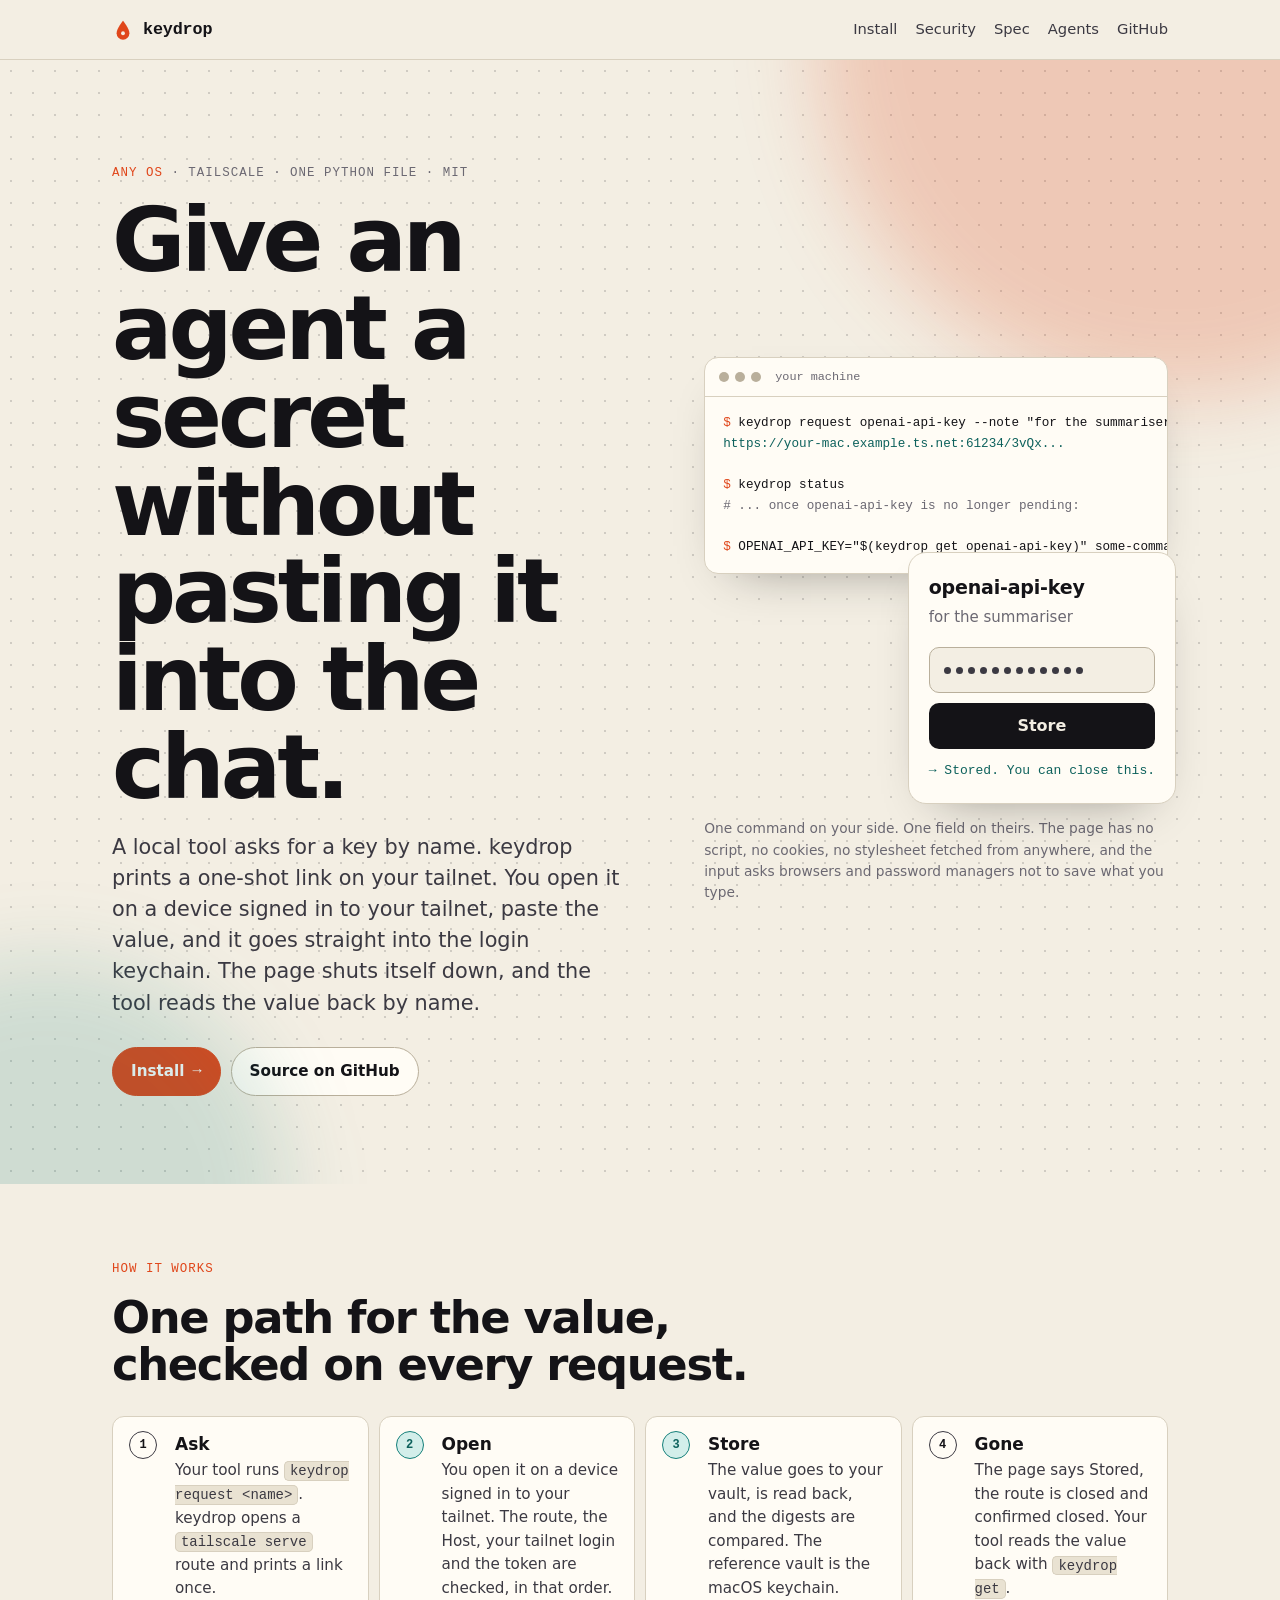
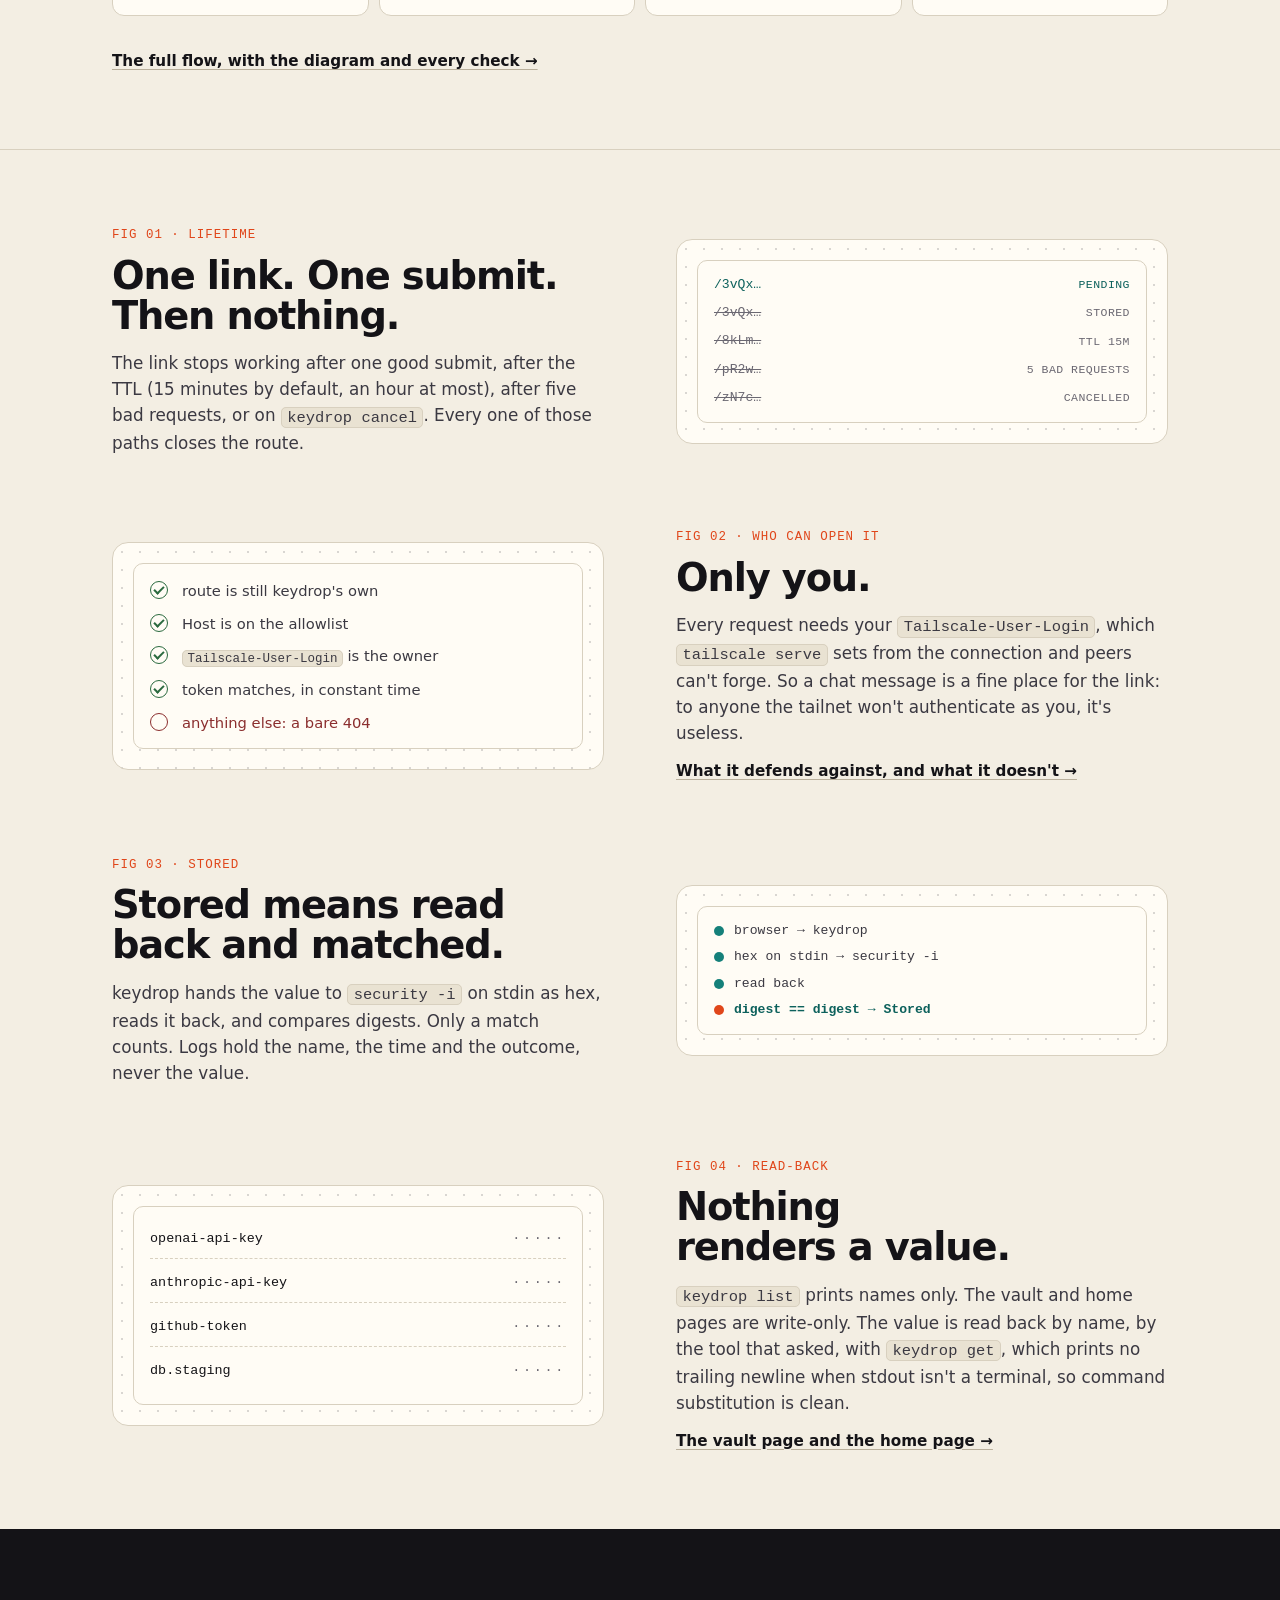
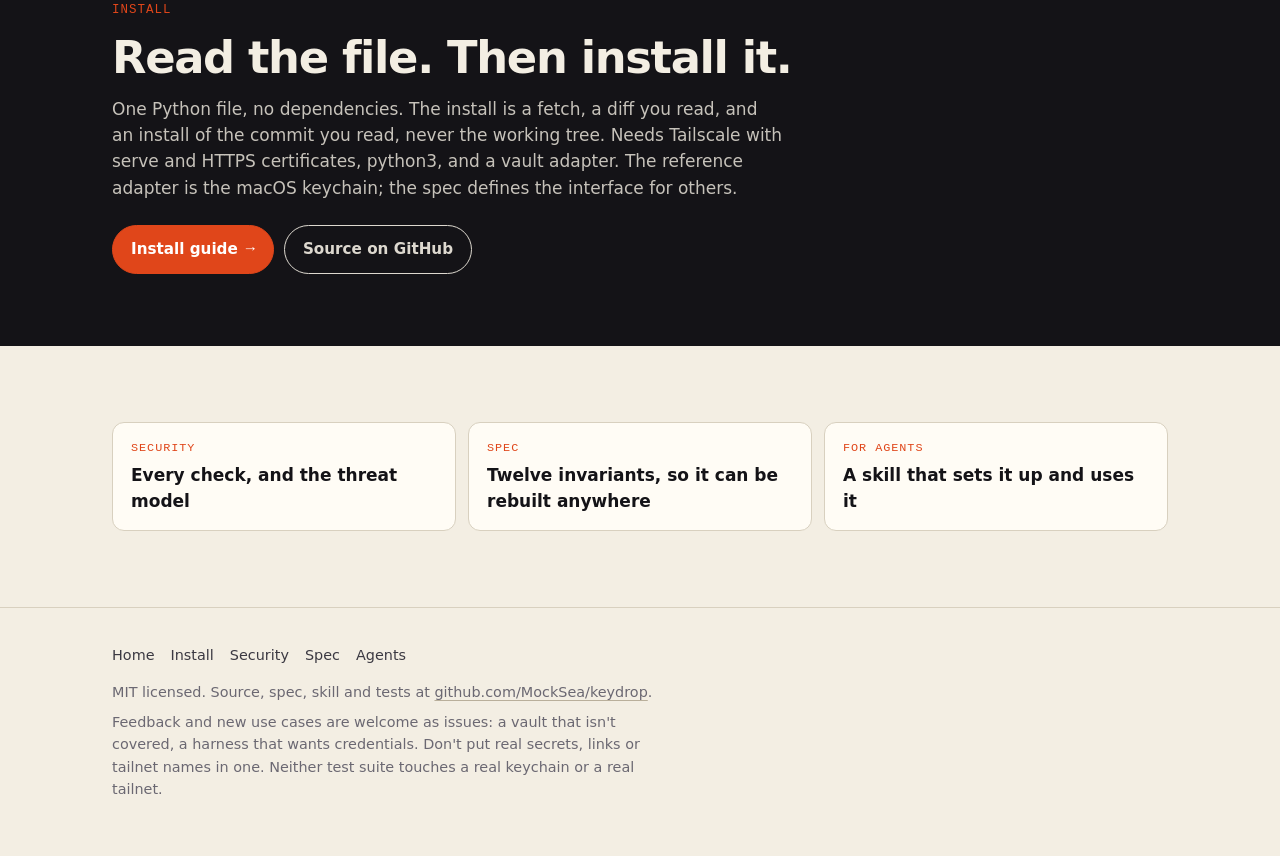
<file: docs/index.html>
<!doctype html>
<html lang="en">
<head>
<meta charset="utf-8">
<meta name="viewport" content="width=device-width,initial-scale=1">
<meta name="referrer" content="no-referrer">
<meta name="color-scheme" content="light dark">
<meta name="description" content="keydrop hands a secret to a tool or agent on your Mac through a one-shot link on your tailnet, straight into the login keychain. Nothing is pasted into a chat, a terminal or a config file.">
<title>keydrop: give an agent a secret without pasting it into the chat</title>
<link rel="icon" href="data:image/svg+xml,%3Csvg xmlns='http://www.w3.org/2000/svg' viewBox='0 0 32 32'%3E%3Crect width='32' height='32' rx='7' fill='%23141317'/%3E%3Cpath d='M16 6c0 0-7 8.5-7 13.5a7 7 0 0 0 14 0C23 14.5 16 6 16 6z' fill='%23e0461a'/%3E%3Ccircle cx='16' cy='19.5' r='2.2' fill='%23141317'/%3E%3C/svg%3E">
<link rel="stylesheet" href="style.css">
</head>
<body>
<a class="skip" href="#main">Skip to content</a>
<header class="top">
  <div class="wrap top-in">
    <a class="mark" href="index.html" aria-label="keydrop, home"><svg viewBox="0 0 24 24" aria-hidden="true"><path class="drop" d="M12 2c0 0-7 8.5-7 13.5a7 7 0 0 0 14 0C19 10.5 12 2 12 2z"/><circle class="hole" cx="12" cy="15.5" r="2.1"/></svg>keydrop</a>
    <nav aria-label="Site">
      <a href="install.html">Install</a>
      <a href="security.html">Security</a>
      <a href="spec.html">Spec</a>
      <a href="agents.html">Agents</a>
      <a href="https://github.com/MockSea/keydrop">GitHub</a>
    </nav>
  </div>
</header>

<main id="main">
<div class="hero">
  <div class="wrap">
    <div class="hero-grid">
      <div>
        <span class="eyebrow">Any OS <span class="dim">· Tailscale · one Python file · MIT</span></span>
        <h1>Give an agent a secret without pasting it into the chat.</h1>
        <p class="lead">A local tool asks for a key by name. keydrop prints a one-shot link on your tailnet. You open it on a device signed in to your tailnet, paste the value, and it goes straight into the login keychain. The page shuts itself down, and the tool reads the value back by name.</p>
        <div class="cta">
          <a class="btn solid" href="install.html">Install <span class="arr">→</span></a>
          <a class="btn ghost" href="https://github.com/MockSea/keydrop">Source on GitHub</a>
        </div>
      </div>
      <div class="stage">
        <figure class="term">
          <div class="bar" aria-hidden="true"><i></i><i></i><i></i><span>your machine</span></div>
<pre><code><span class="p">$ </span>keydrop request openai-api-key --note "for the summariser"
<span class="u">https://your-mac.example.ts.net:61234/3vQx...</span>

<span class="p">$ </span>keydrop status
<span class="c"># ... once openai-api-key is no longer pending:</span>

<span class="p">$ </span>OPENAI_API_KEY="$(keydrop get openai-api-key)" some-command</code></pre>
        </figure>
        <figure class="phone" role="img" aria-label="The request page: the item name as a heading, the requester's note, one password field, and a Store button.">
          <div aria-hidden="true">
            <p class="m-h1">openai-api-key</p>
            <p class="m-p">for the summariser</p>
            <div class="m-in"><i></i><i></i><i></i><i></i><i></i><i></i><i></i><i></i><i></i><i></i><i></i><i></i></div>
            <div class="m-btn">Store</div>
            <p class="m-done">→ Stored. You can close this.</p>
          </div>
        </figure>
        <p class="cap">One command on your side. One field on theirs. The page has no script, no cookies, no stylesheet fetched from anywhere, and the input asks browsers and password managers not to save what you type.</p>
      </div>
    </div>
  </div>
</div>

<section id="how" class="plain">
  <div class="wrap">
    <div class="sec-head">
      <span class="num">How it works</span>
      <h2>One path for the value, checked on every request.</h2>
    </div>
    <div class="flow">
      <div class="hop"><span class="n">1</span><div><b>Ask</b><p>Your tool runs <code>keydrop request &lt;name&gt;</code>. keydrop opens a <code>tailscale serve</code> route and prints a link once.</p></div></div>
      <div class="hop val"><span class="n">2</span><div><b>Open</b><p>You open it on a device signed in to your tailnet. The route, the Host, your tailnet login and the token are checked, in that order.</p></div></div>
      <div class="hop val"><span class="n">3</span><div><b>Store</b><p>The value goes to your vault, is read back, and the digests are compared. The reference vault is the macOS keychain.</p></div></div>
      <div class="hop"><span class="n">4</span><div><b>Gone</b><p>The page says Stored, the route is closed and confirmed closed. Your tool reads the value back with <code>keydrop get</code>.</p></div></div>
    </div>
    <a class="more" href="security.html#how">The full flow, with the diagram and every check →</a>
  </div>
</section>

<section id="moments">
  <div class="wrap">
    <div class="moments">
      <div class="moment">
        <div>
          <span class="num">Fig 01 · Lifetime</span>
          <h2>One link. One submit. Then nothing.</h2>
          <p>The link stops working after one good submit, after the TTL (15 minutes by default, an hour at most), after five bad requests, or on <code>keydrop cancel</code>. Every one of those paths closes the route.</p>
        </div>
        <div class="vis"><div class="inner links" aria-label="A request link, and the four ways it ends">
          <div class="row live"><span class="tok">/3vQx…</span><span class="why">pending</span></div>
          <div class="row dead"><span class="tok">/3vQx…</span><span class="why">stored</span></div>
          <div class="row dead"><span class="tok">/8kLm…</span><span class="why">ttl 15m</span></div>
          <div class="row dead"><span class="tok">/pR2w…</span><span class="why">5 bad requests</span></div>
          <div class="row dead"><span class="tok">/zN7c…</span><span class="why">cancelled</span></div>
        </div></div>
      </div>

      <div class="moment flip">
        <div>
          <span class="num">Fig 02 · Who can open it</span>
          <h2>Only you.</h2>
          <p>Every request needs your <code>Tailscale-User-Login</code>, which <code>tailscale serve</code> sets from the connection and peers can't forge. So a chat message is a fine place for the link: to anyone the tailnet won't authenticate as you, it's useless.</p>
          <a class="more" href="security.html#threats">What it defends against, and what it doesn't →</a>
        </div>
        <div class="vis"><div class="inner">
          <ul class="checks" aria-label="Checks made on every request, in order">
            <li><i></i><span>route is still keydrop's own</span></li>
            <li><i></i><span>Host is on the allowlist</span></li>
            <li><i></i><span><code>Tailscale-User-Login</code> is the owner</span></li>
            <li><i></i><span>token matches, in constant time</span></li>
            <li class="bad"><i></i><span>anything else: a bare 404</span></li>
          </ul>
        </div></div>
      </div>

      <div class="moment">
        <div>
          <span class="num">Fig 03 · Stored</span>
          <h2>Stored means read back and matched.</h2>
          <p>keydrop hands the value to <code>security -i</code> on stdin as hex, reads it back, and compares digests. Only a match counts. Logs hold the name, the time and the outcome, never the value.</p>
        </div>
        <div class="vis"><div class="inner chain" aria-label="Store and verify">
          <div class="st"><i></i>browser → keydrop</div>
          <div class="st"><i></i>hex on stdin → security -i</div>
          <div class="st"><i></i>read back</div>
          <div class="st eq"><i></i>digest == digest → Stored</div>
        </div></div>
      </div>

      <div class="moment flip">
        <div>
          <span class="num">Fig 04 · Read-back</span>
          <h2>Nothing renders a value.</h2>
          <p><code>keydrop list</code> prints names only. The vault and home pages are write-only. The value is read back by name, by the tool that asked, with <code>keydrop get</code>, which prints no trailing newline when stdout isn't a terminal, so command substitution is clean.</p>
          <a class="more" href="security.html#pages">The vault page and the home page →</a>
        </div>
        <div class="vis"><div class="inner">
          <ul class="names" aria-label="keydrop list output: names only">
            <li><span>openai-api-key</span><span class="v">·····</span></li>
            <li><span>anthropic-api-key</span><span class="v">·····</span></li>
            <li><span>github-token</span><span class="v">·····</span></li>
            <li><span>db.staging</span><span class="v">·····</span></li>
          </ul>
        </div></div>
      </div>
    </div>
  </div>
</section>

<div class="band">
  <div class="wrap">
    <span class="num">Install</span>
    <h2>Read the file. Then install it.</h2>
    <p>One Python file, no dependencies. The install is a fetch, a diff you read, and an install of the commit you read, never the working tree. Needs Tailscale with serve and HTTPS certificates, python3, and a vault adapter. The reference adapter is the macOS keychain; the spec defines the interface for others.</p>
    <div class="cta">
      <a class="btn solid" href="install.html">Install guide <span class="arr">→</span></a>
      <a class="btn ghost" href="https://github.com/MockSea/keydrop">Source on GitHub</a>
    </div>
  </div>
</div>

<section id="more" class="plain">
  <div class="wrap">
    <ul class="next">
      <li><a href="security.html"><span class="k">Security</span><span class="t">Every check, and the threat model</span></a></li>
      <li><a href="spec.html"><span class="k">Spec</span><span class="t">Twelve invariants, so it can be rebuilt anywhere</span></a></li>
      <li><a href="agents.html"><span class="k">For agents</span><span class="t">A skill that sets it up and uses it</span></a></li>
    </ul>
  </div>
</section>
</main>

<footer>
  <div class="wrap">
    <nav aria-label="Footer">
      <a href="index.html">Home</a>
      <a href="install.html">Install</a>
      <a href="security.html">Security</a>
      <a href="spec.html">Spec</a>
      <a href="agents.html">Agents</a>
    </nav>
    <p>MIT licensed. Source, spec, skill and tests at <a href="https://github.com/MockSea/keydrop">github.com/MockSea/keydrop</a>.</p>
    <p>Feedback and new use cases are welcome as issues: a vault that isn't covered, a harness that wants credentials. Don't put real secrets, links or tailnet names in one. Neither test suite touches a real keychain or a real tailnet.</p>
  </div>
</footer>
</body>
</html>
</file>
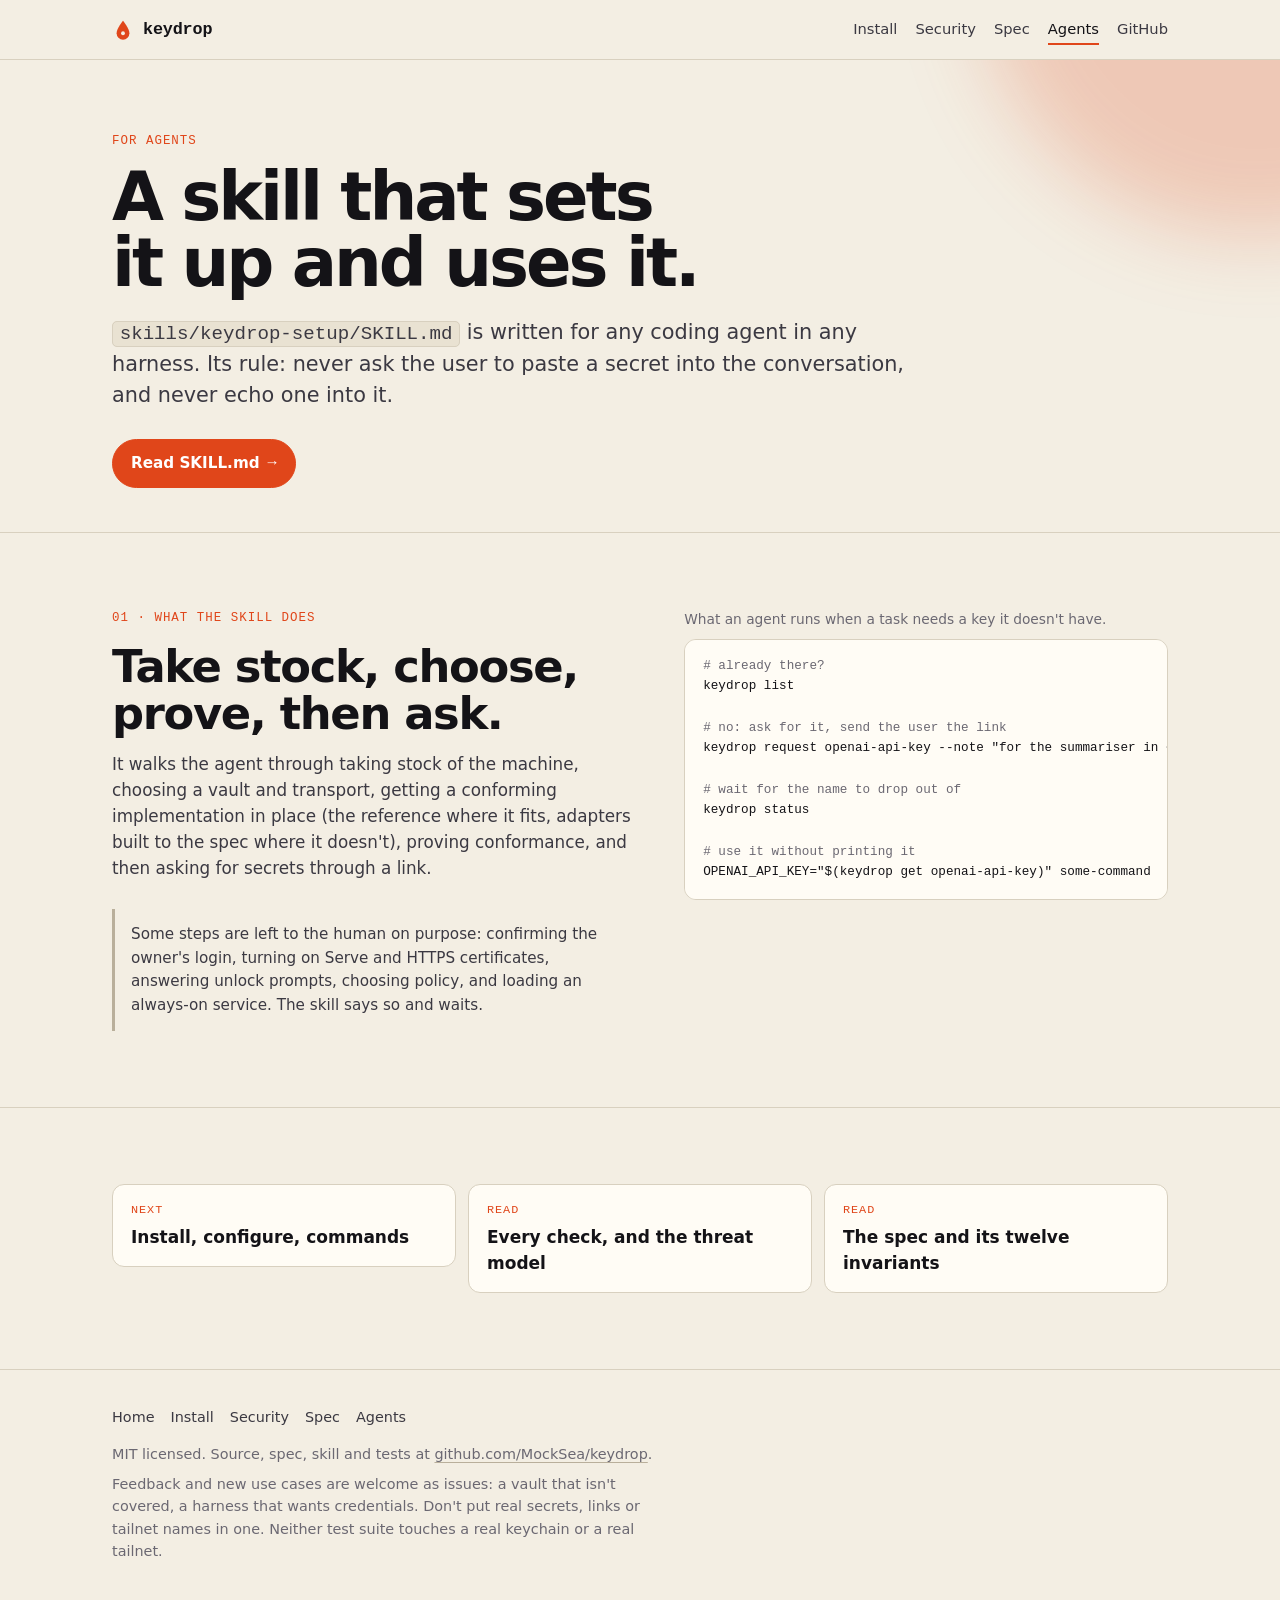
<file: docs/agents.html>
<!doctype html>
<html lang="en">
<head>
<meta charset="utf-8">
<meta name="viewport" content="width=device-width,initial-scale=1">
<meta name="referrer" content="no-referrer">
<meta name="color-scheme" content="light dark">
<meta name="description" content="A skill for any coding agent in any harness: never ask the user to paste a secret into the conversation, set keydrop up, and ask for secrets through a link.">
<title>For agents · keydrop</title>
<link rel="icon" href="data:image/svg+xml,%3Csvg xmlns='http://www.w3.org/2000/svg' viewBox='0 0 32 32'%3E%3Crect width='32' height='32' rx='7' fill='%23141317'/%3E%3Cpath d='M16 6c0 0-7 8.5-7 13.5a7 7 0 0 0 14 0C23 14.5 16 6 16 6z' fill='%23e0461a'/%3E%3Ccircle cx='16' cy='19.5' r='2.2' fill='%23141317'/%3E%3C/svg%3E">
<link rel="stylesheet" href="style.css">
</head>
<body>
<a class="skip" href="#main">Skip to content</a>
<header class="top">
  <div class="wrap top-in">
    <a class="mark" href="index.html" aria-label="keydrop, home"><svg viewBox="0 0 24 24" aria-hidden="true"><path class="drop" d="M12 2c0 0-7 8.5-7 13.5a7 7 0 0 0 14 0C19 10.5 12 2 12 2z"/><circle class="hole" cx="12" cy="15.5" r="2.1"/></svg>keydrop</a>
    <nav aria-label="Site">
      <a href="install.html">Install</a>
      <a href="security.html">Security</a>
      <a href="spec.html">Spec</a>
      <a href="agents.html" aria-current="page">Agents</a>
      <a href="https://github.com/MockSea/keydrop">GitHub</a>
    </nav>
  </div>
</header>

<main id="main">
<div class="page-head">
  <div class="wrap">
    <span class="eyebrow">For agents</span>
    <h1>A skill that sets it up and uses it.</h1>
    <p class="lead"><code>skills/keydrop-setup/SKILL.md</code> is written for any coding agent in any harness. Its rule: never ask the user to paste a secret into the conversation, and never echo one into it.</p>
    <div class="cta">
      <a class="btn solid" href="https://github.com/MockSea/keydrop/blob/main/skills/keydrop-setup/SKILL.md">Read SKILL.md <span class="arr">→</span></a>
    </div>
  </div>
</div>

<section>
  <div class="wrap">
    <div class="pair">
      <div>
        <div class="sec-head">
          <span class="num">01 · What the skill does</span>
          <h2>Take stock, choose, prove, then ask.</h2>
          <p>It walks the agent through taking stock of the machine, choosing a vault and transport, getting a conforming implementation in place (the reference where it fits, adapters built to the spec where it doesn't), proving conformance, and then asking for secrets through a link.</p>
        </div>
        <p class="note">Some steps are left to the human on purpose: confirming the owner's login, turning on Serve and HTTPS certificates, answering unlock prompts, choosing policy, and loading an always-on service. The skill says so and waits.</p>
      </div>
      <div>
        <p class="cap">What an agent runs when a task needs a key it doesn't have.</p>
<pre><code><span class="c"># already there?</span>
keydrop list

<span class="c"># no: ask for it, send the user the link</span>
keydrop request openai-api-key --note "for the summariser in ~/proj"

<span class="c"># wait for the name to drop out of</span>
keydrop status

<span class="c"># use it without printing it</span>
OPENAI_API_KEY="$(keydrop get openai-api-key)" some-command</code></pre>
      </div>
    </div>
  </div>
</section>

<section>
  <div class="wrap">
    <ul class="next">
      <li><a href="install.html"><span class="k">Next</span><span class="t">Install, configure, commands</span></a></li>
      <li><a href="security.html"><span class="k">Read</span><span class="t">Every check, and the threat model</span></a></li>
      <li><a href="spec.html"><span class="k">Read</span><span class="t">The spec and its twelve invariants</span></a></li>
    </ul>
  </div>
</section>
</main>

<footer>
  <div class="wrap">
    <nav aria-label="Footer">
      <a href="index.html">Home</a>
      <a href="install.html">Install</a>
      <a href="security.html">Security</a>
      <a href="spec.html">Spec</a>
      <a href="agents.html">Agents</a>
    </nav>
    <p>MIT licensed. Source, spec, skill and tests at <a href="https://github.com/MockSea/keydrop">github.com/MockSea/keydrop</a>.</p>
    <p>Feedback and new use cases are welcome as issues: a vault that isn't covered, a harness that wants credentials. Don't put real secrets, links or tailnet names in one. Neither test suite touches a real keychain or a real tailnet.</p>
  </div>
</footer>
</body>
</html>
</file>
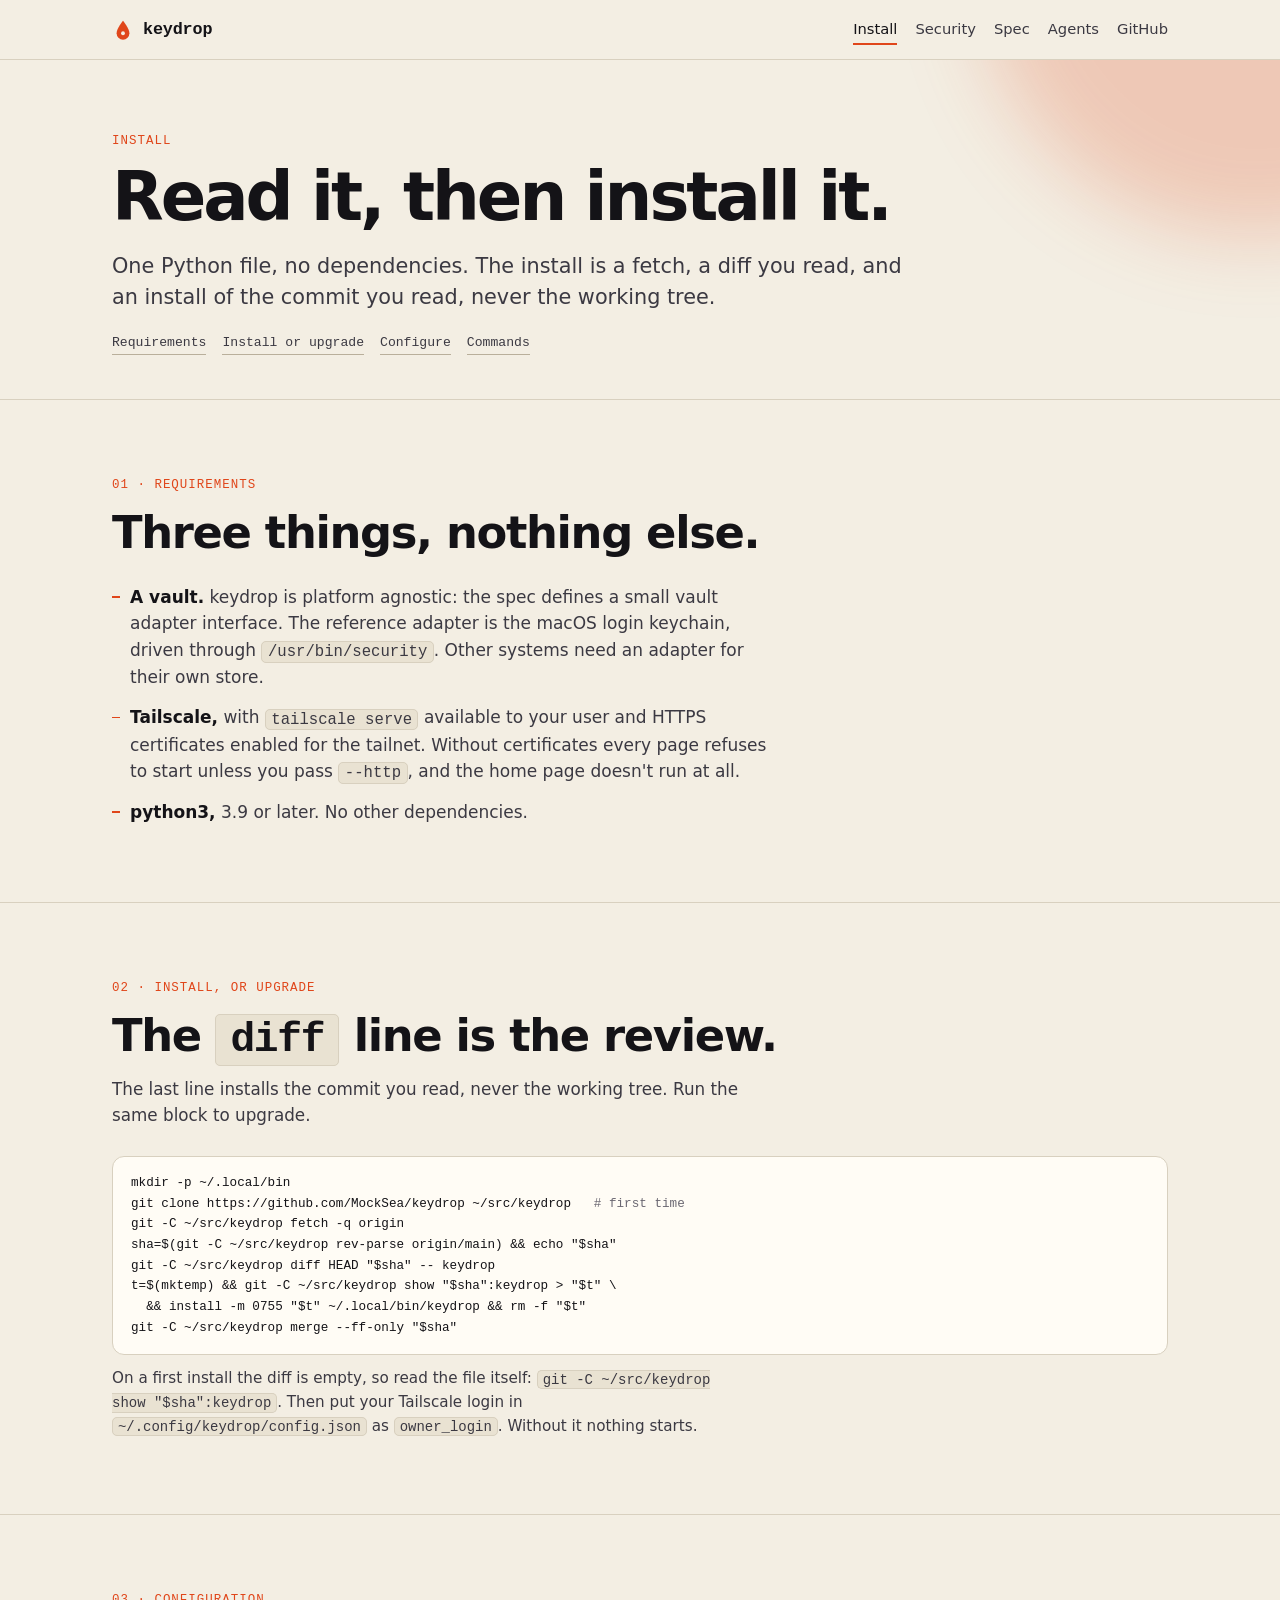
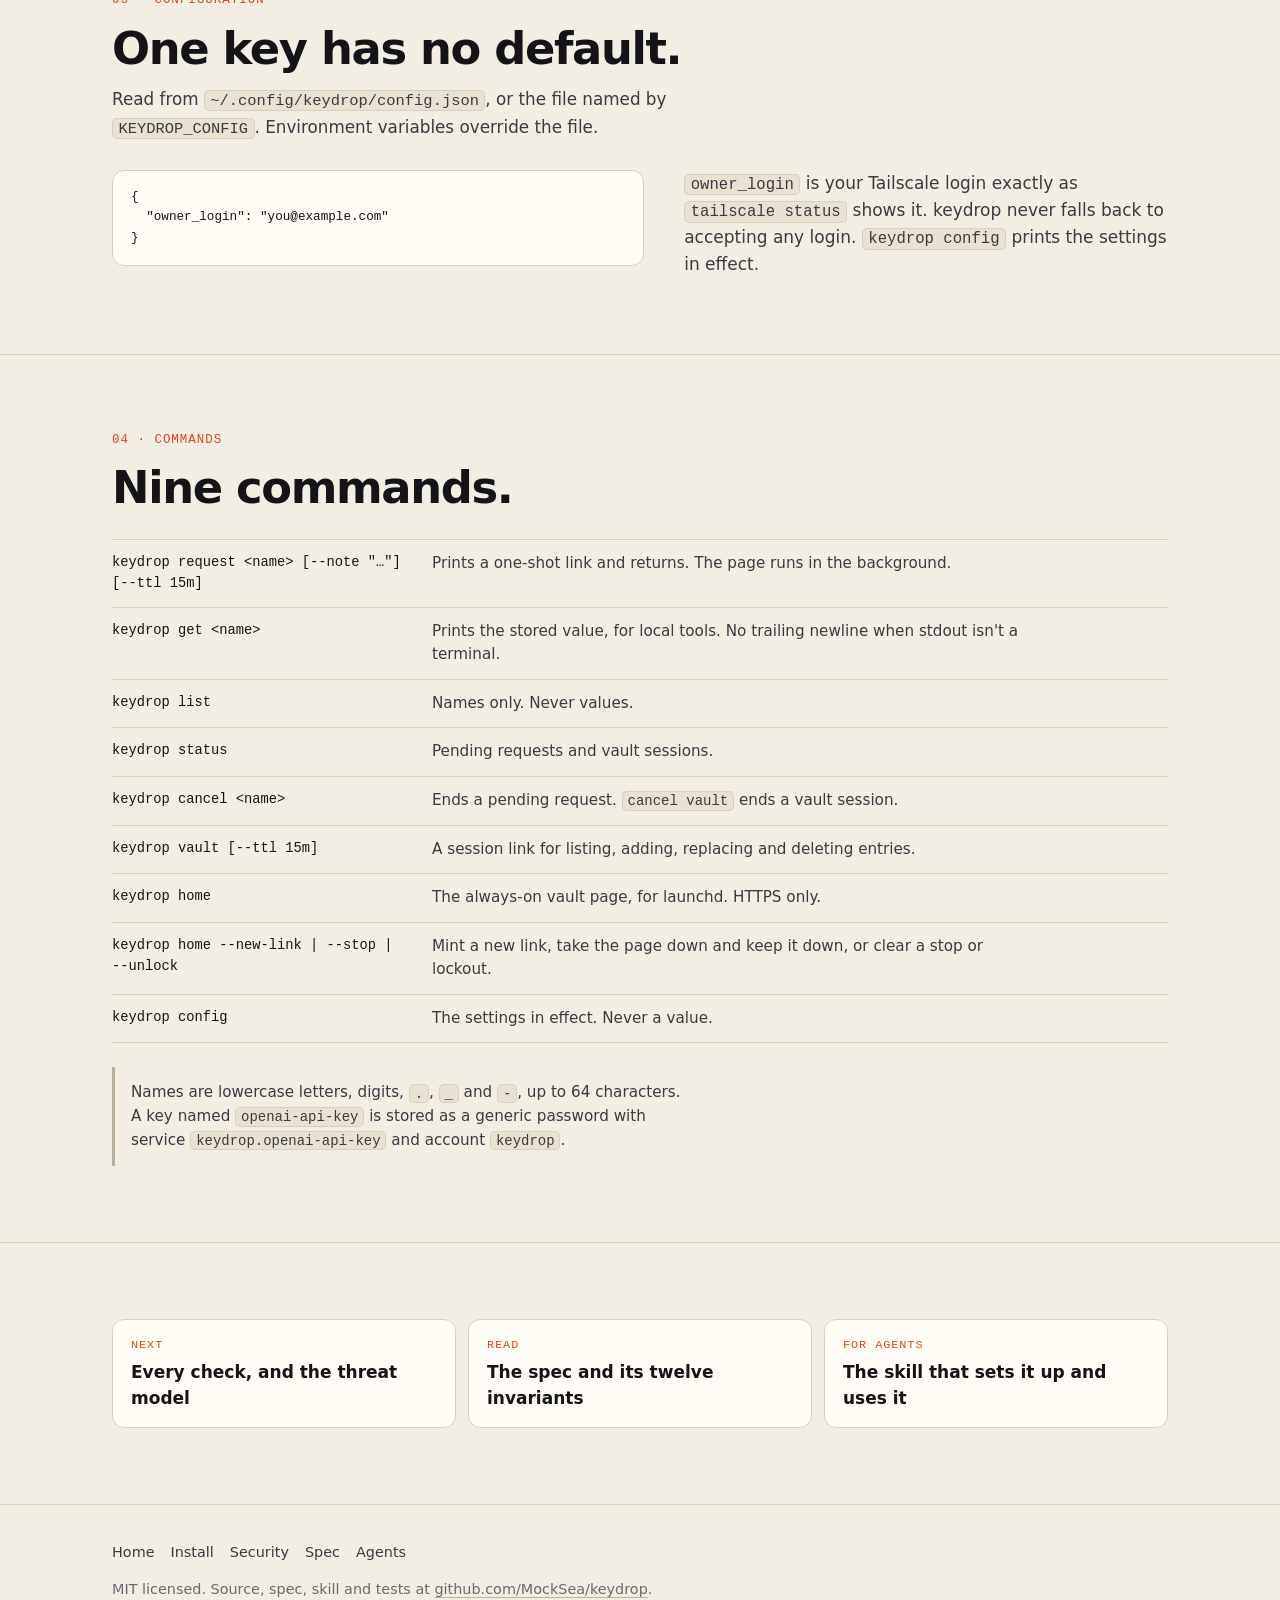
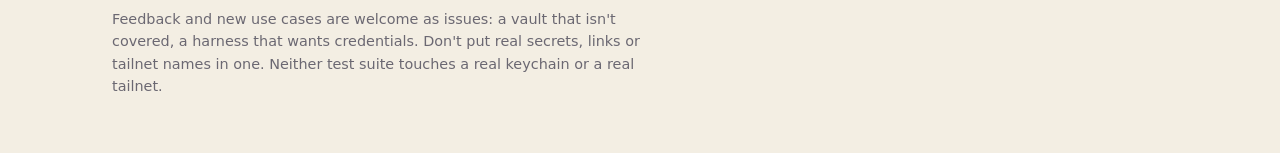
<file: docs/install.html>
<!doctype html>
<html lang="en">
<head>
<meta charset="utf-8">
<meta name="viewport" content="width=device-width,initial-scale=1">
<meta name="referrer" content="no-referrer">
<meta name="color-scheme" content="light dark">
<meta name="description" content="Install keydrop on a Mac: requirements, a review-then-install by commit, the one config key, and the nine commands.">
<title>Install · keydrop</title>
<link rel="icon" href="data:image/svg+xml,%3Csvg xmlns='http://www.w3.org/2000/svg' viewBox='0 0 32 32'%3E%3Crect width='32' height='32' rx='7' fill='%23141317'/%3E%3Cpath d='M16 6c0 0-7 8.5-7 13.5a7 7 0 0 0 14 0C23 14.5 16 6 16 6z' fill='%23e0461a'/%3E%3Ccircle cx='16' cy='19.5' r='2.2' fill='%23141317'/%3E%3C/svg%3E">
<link rel="stylesheet" href="style.css">
</head>
<body>
<a class="skip" href="#main">Skip to content</a>
<header class="top">
  <div class="wrap top-in">
    <a class="mark" href="index.html" aria-label="keydrop, home"><svg viewBox="0 0 24 24" aria-hidden="true"><path class="drop" d="M12 2c0 0-7 8.5-7 13.5a7 7 0 0 0 14 0C19 10.5 12 2 12 2z"/><circle class="hole" cx="12" cy="15.5" r="2.1"/></svg>keydrop</a>
    <nav aria-label="Site">
      <a href="install.html" aria-current="page">Install</a>
      <a href="security.html">Security</a>
      <a href="spec.html">Spec</a>
      <a href="agents.html">Agents</a>
      <a href="https://github.com/MockSea/keydrop">GitHub</a>
    </nav>
  </div>
</header>

<main id="main">
<div class="page-head">
  <div class="wrap">
    <span class="eyebrow">Install</span>
    <h1>Read it, then install it.</h1>
    <p class="lead">One Python file, no dependencies. The install is a fetch, a diff you read, and an install of the commit you read, never the working tree.</p>
    <nav class="page-nav" aria-label="On this page">
      <a href="#req">Requirements</a>
      <a href="#install">Install or upgrade</a>
      <a href="#config">Configure</a>
      <a href="#commands">Commands</a>
    </nav>
  </div>
</div>

<section id="req">
  <div class="wrap">
    <div class="sec-head">
      <span class="num">01 · Requirements</span>
      <h2>Three things, nothing else.</h2>
    </div>
    <ul class="plain">
      <li><b>A vault.</b> keydrop is platform agnostic: the spec defines a small vault adapter interface. The reference adapter is the macOS login keychain, driven through <code>/usr/bin/security</code>. Other systems need an adapter for their own store.</li>
      <li><b>Tailscale,</b> with <code>tailscale serve</code> available to your user and HTTPS certificates enabled for the tailnet. Without certificates every page refuses to start unless you pass <code>--http</code>, and the home page doesn't run at all.</li>
      <li><b>python3,</b> 3.9 or later. No other dependencies.</li>
    </ul>
  </div>
</section>

<section id="install">
  <div class="wrap">
    <div class="sec-head">
      <span class="num">02 · Install, or upgrade</span>
      <h2>The <code>diff</code> line is the review.</h2>
      <p>The last line installs the commit you read, never the working tree. Run the same block to upgrade.</p>
    </div>
    <figure class="install" style="margin:0">
<pre><code>mkdir -p ~/.local/bin
git clone https://github.com/MockSea/keydrop ~/src/keydrop   <span class="c"># first time</span>
git -C ~/src/keydrop fetch -q origin
sha=$(git -C ~/src/keydrop rev-parse origin/main) &amp;&amp; echo "$sha"
git -C ~/src/keydrop diff HEAD "$sha" -- keydrop
t=$(mktemp) &amp;&amp; git -C ~/src/keydrop show "$sha":keydrop &gt; "$t" \
  &amp;&amp; install -m 0755 "$t" ~/.local/bin/keydrop &amp;&amp; rm -f "$t"
git -C ~/src/keydrop merge --ff-only "$sha"</code></pre>
      <p class="after">On a first install the diff is empty, so read the file itself: <code>git -C ~/src/keydrop show "$sha":keydrop</code>. Then put your Tailscale login in <code>~/.config/keydrop/config.json</code> as <code>owner_login</code>. Without it nothing starts.</p>
    </figure>
  </div>
</section>

<section id="config">
  <div class="wrap">
    <div class="sec-head">
      <span class="num">03 · Configuration</span>
      <h2>One key has no default.</h2>
      <p>Read from <code>~/.config/keydrop/config.json</code>, or the file named by <code>KEYDROP_CONFIG</code>. Environment variables override the file.</p>
    </div>
    <div class="pair">
      <div>
<pre><code>{
  "owner_login": "you@example.com"
}</code></pre>
      </div>
      <div>
        <p style="margin:0;color:var(--ink-2)"><code>owner_login</code> is your Tailscale login exactly as <code>tailscale status</code> shows it. keydrop never falls back to accepting any login. <code>keydrop config</code> prints the settings in effect.</p>
      </div>
    </div>
  </div>
</section>

<section id="commands">
  <div class="wrap">
    <div class="sec-head">
      <span class="num">04 · Commands</span>
      <h2>Nine commands.</h2>
    </div>
    <dl class="cmds">
      <div><dt>keydrop request &lt;name&gt; [--note "…"] [--ttl 15m]</dt><dd>Prints a one-shot link and returns. The page runs in the background.</dd></div>
      <div><dt>keydrop get &lt;name&gt;</dt><dd>Prints the stored value, for local tools. No trailing newline when stdout isn't a terminal.</dd></div>
      <div><dt>keydrop list</dt><dd>Names only. Never values.</dd></div>
      <div><dt>keydrop status</dt><dd>Pending requests and vault sessions.</dd></div>
      <div><dt>keydrop cancel &lt;name&gt;</dt><dd>Ends a pending request. <code>cancel vault</code> ends a vault session.</dd></div>
      <div><dt>keydrop vault [--ttl 15m]</dt><dd>A session link for listing, adding, replacing and deleting entries.</dd></div>
      <div><dt>keydrop home</dt><dd>The always-on vault page, for launchd. HTTPS only.</dd></div>
      <div><dt>keydrop home <span class="nb">--new-link</span> | <span class="nb">--stop</span> | <span class="nb">--unlock</span></dt><dd>Mint a new link, take the page down and keep it down, or clear a stop or lockout.</dd></div>
      <div><dt>keydrop config</dt><dd>The settings in effect. Never a value.</dd></div>
    </dl>
    <p class="note">Names are lowercase letters, digits, <code>.</code>, <code>_</code> and <code>-</code>, up to 64 characters. A key named <code>openai-api-key</code> is stored as a generic password with service <code>keydrop.openai-api-key</code> and account <code>keydrop</code>.</p>
  </div>
</section>

<section>
  <div class="wrap">
    <ul class="next">
      <li><a href="security.html"><span class="k">Next</span><span class="t">Every check, and the threat model</span></a></li>
      <li><a href="spec.html"><span class="k">Read</span><span class="t">The spec and its twelve invariants</span></a></li>
      <li><a href="agents.html"><span class="k">For agents</span><span class="t">The skill that sets it up and uses it</span></a></li>
    </ul>
  </div>
</section>
</main>

<footer>
  <div class="wrap">
    <nav aria-label="Footer">
      <a href="index.html">Home</a>
      <a href="install.html">Install</a>
      <a href="security.html">Security</a>
      <a href="spec.html">Spec</a>
      <a href="agents.html">Agents</a>
    </nav>
    <p>MIT licensed. Source, spec, skill and tests at <a href="https://github.com/MockSea/keydrop">github.com/MockSea/keydrop</a>.</p>
    <p>Feedback and new use cases are welcome as issues: a vault that isn't covered, a harness that wants credentials. Don't put real secrets, links or tailnet names in one. Neither test suite touches a real keychain or a real tailnet.</p>
  </div>
</footer>
</body>
</html>
</file>
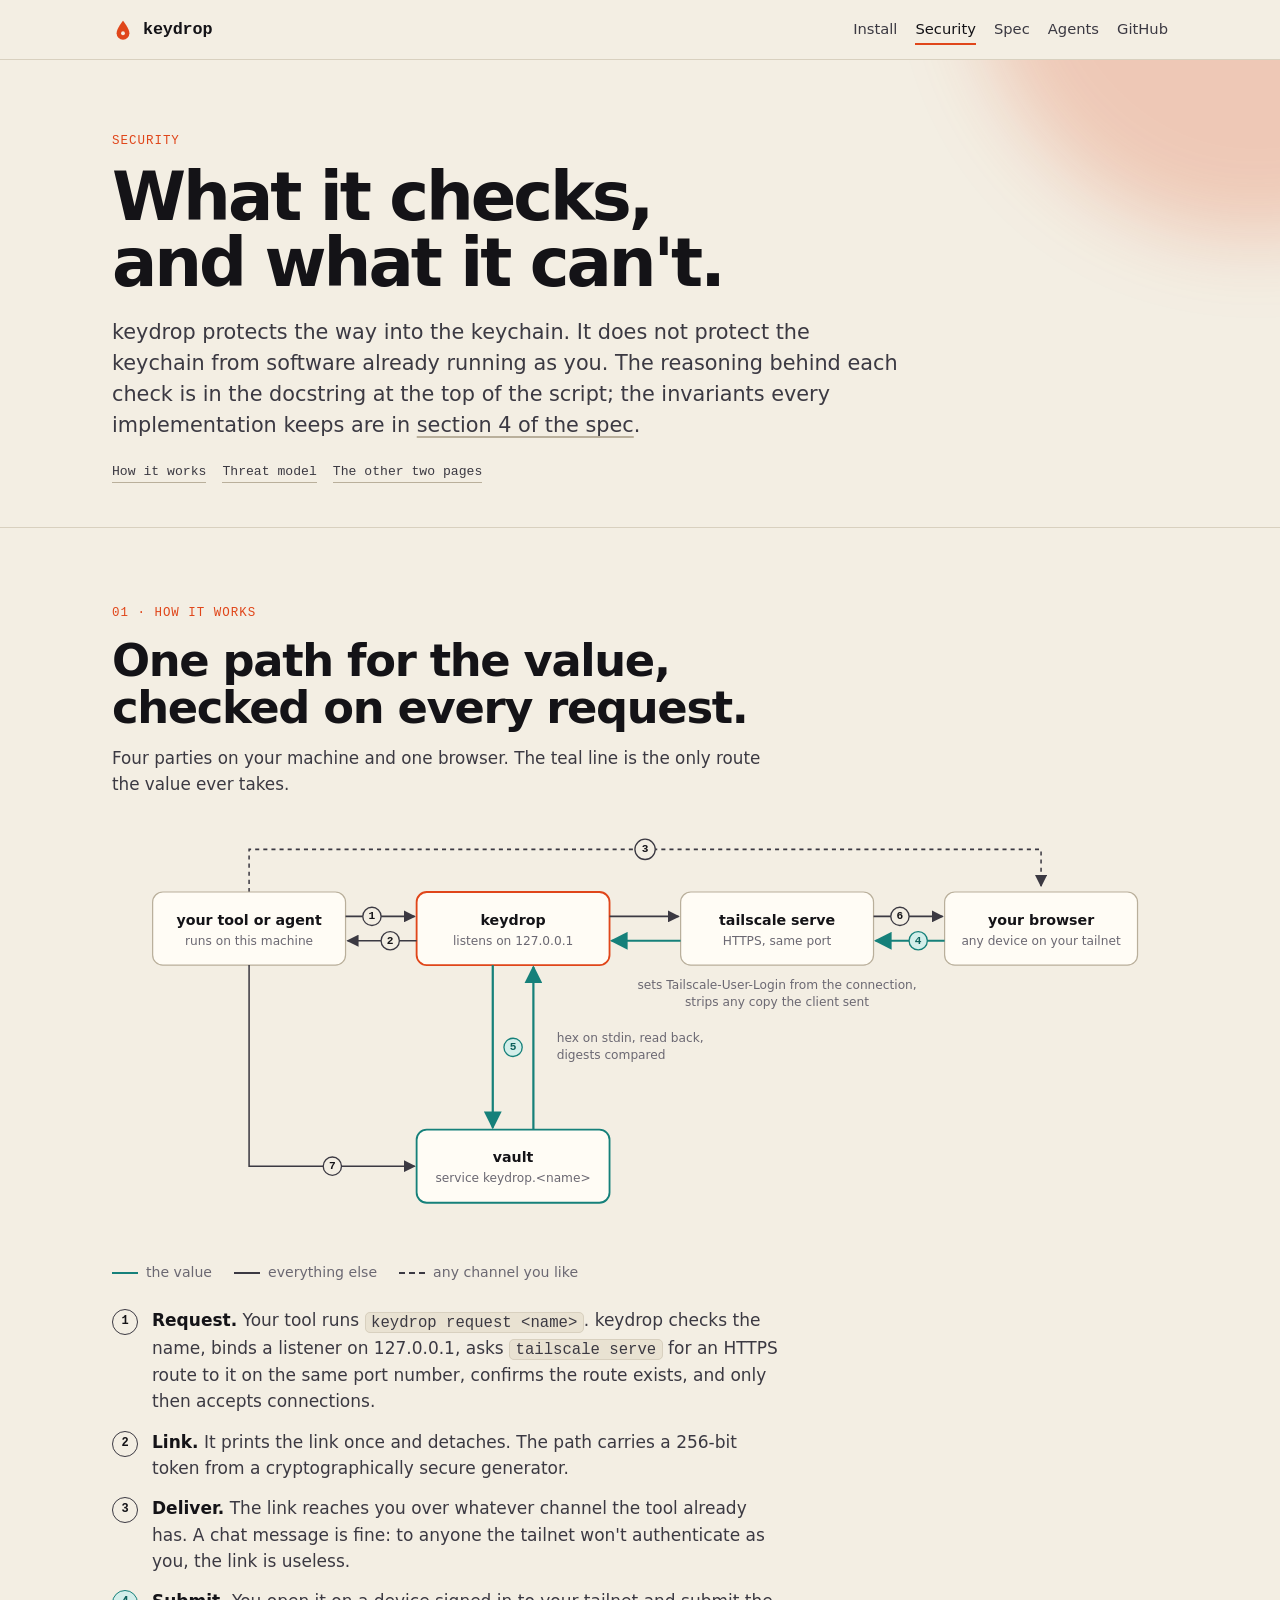
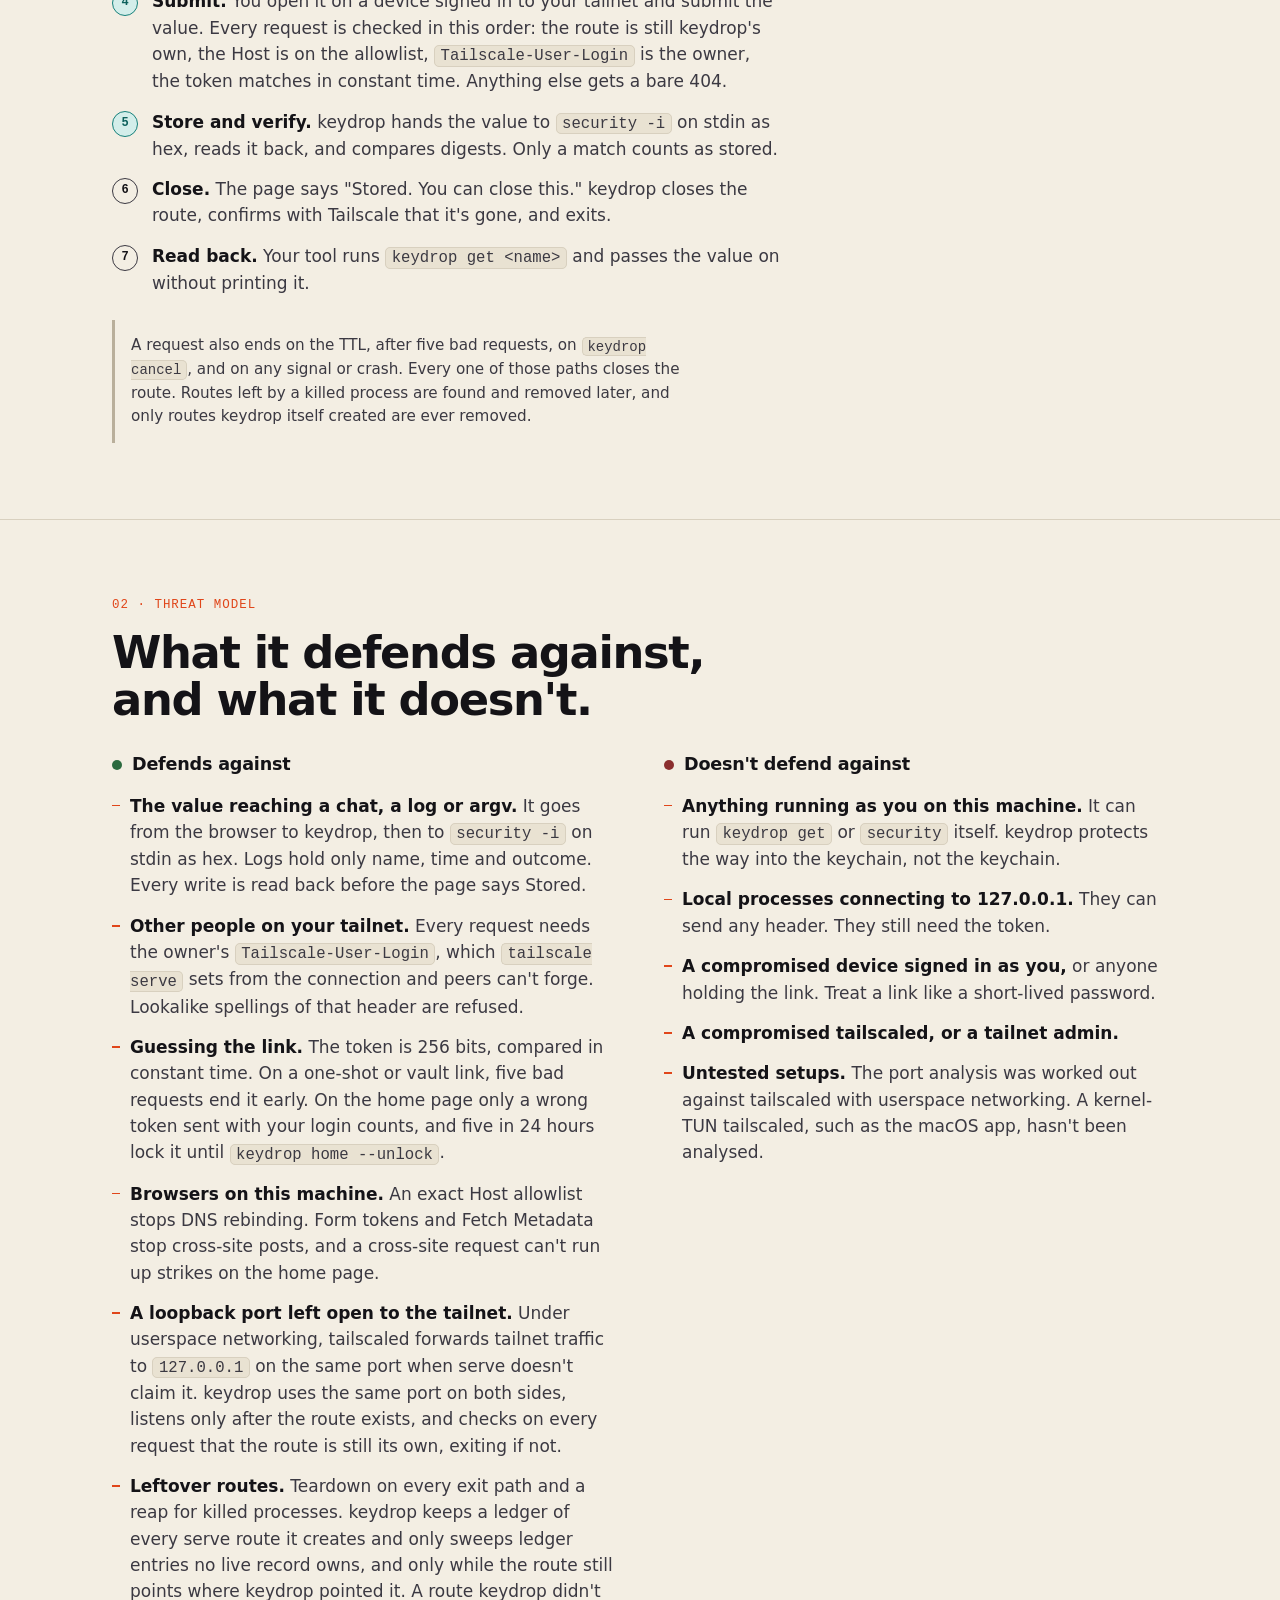
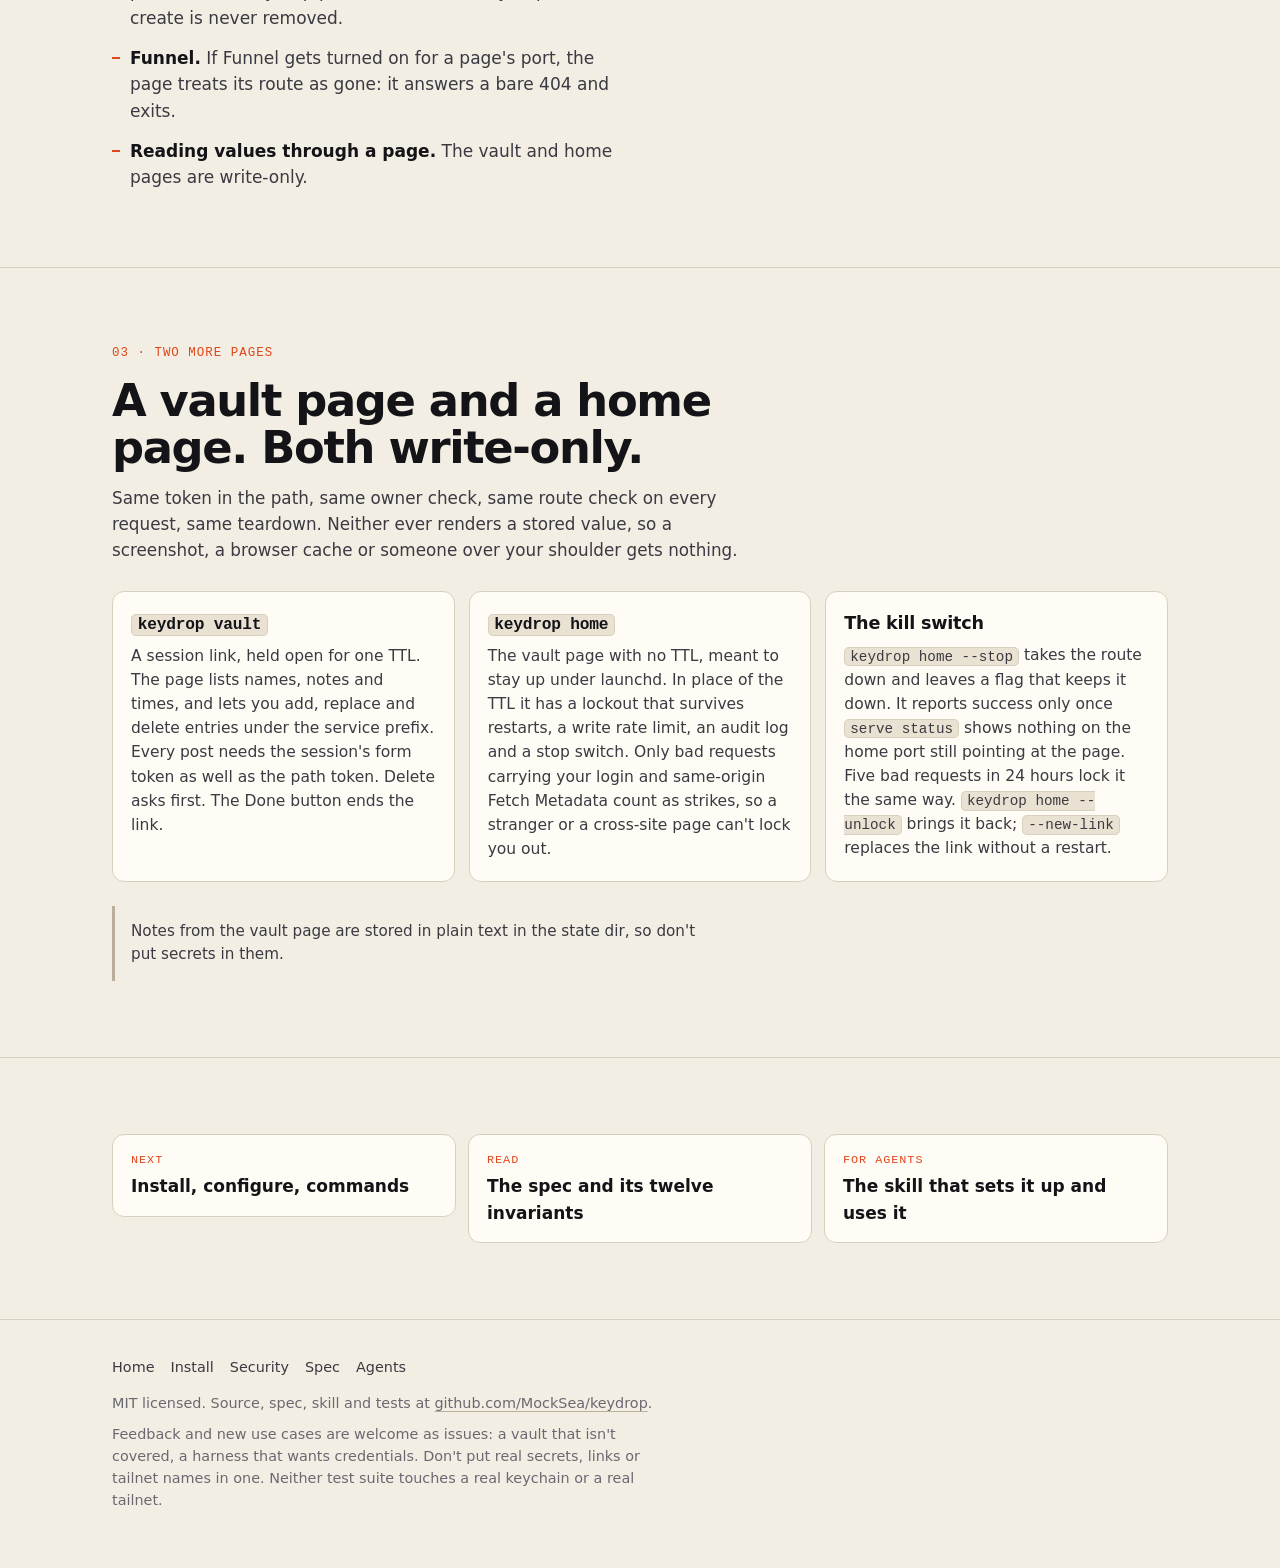
<file: docs/security.html>
<!doctype html>
<html lang="en">
<head>
<meta charset="utf-8">
<meta name="viewport" content="width=device-width,initial-scale=1">
<meta name="referrer" content="no-referrer">
<meta name="color-scheme" content="light dark">
<meta name="description" content="How a keydrop request flows, every check made on every request, what keydrop defends against and what it doesn't, and the two write-only pages.">
<title>Security · keydrop</title>
<link rel="icon" href="data:image/svg+xml,%3Csvg xmlns='http://www.w3.org/2000/svg' viewBox='0 0 32 32'%3E%3Crect width='32' height='32' rx='7' fill='%23141317'/%3E%3Cpath d='M16 6c0 0-7 8.5-7 13.5a7 7 0 0 0 14 0C23 14.5 16 6 16 6z' fill='%23e0461a'/%3E%3Ccircle cx='16' cy='19.5' r='2.2' fill='%23141317'/%3E%3C/svg%3E">
<link rel="stylesheet" href="style.css">
</head>
<body>
<a class="skip" href="#main">Skip to content</a>
<header class="top">
  <div class="wrap top-in">
    <a class="mark" href="index.html" aria-label="keydrop, home"><svg viewBox="0 0 24 24" aria-hidden="true"><path class="drop" d="M12 2c0 0-7 8.5-7 13.5a7 7 0 0 0 14 0C19 10.5 12 2 12 2z"/><circle class="hole" cx="12" cy="15.5" r="2.1"/></svg>keydrop</a>
    <nav aria-label="Site">
      <a href="install.html">Install</a>
      <a href="security.html" aria-current="page">Security</a>
      <a href="spec.html">Spec</a>
      <a href="agents.html">Agents</a>
      <a href="https://github.com/MockSea/keydrop">GitHub</a>
    </nav>
  </div>
</header>

<main id="main">
<div class="page-head">
  <div class="wrap">
    <span class="eyebrow">Security</span>
    <h1>What it checks, and what it can't.</h1>
    <p class="lead">keydrop protects the way into the keychain. It does not protect the keychain from software already running as you. The reasoning behind each check is in the docstring at the top of the script; the invariants every implementation keeps are in <a href="spec.html#invariants">section 4 of the spec</a>.</p>
    <nav class="page-nav" aria-label="On this page">
      <a href="#how">How it works</a>
      <a href="#threats">Threat model</a>
      <a href="#pages">The other two pages</a>
    </nav>
  </div>
</div>

<section id="how">
  <div class="wrap">
    <div class="sec-head">
      <span class="num">01 · How it works</span>
      <h2>One path for the value, checked on every request.</h2>
      <p>Four parties on your machine and one browser. The teal line is the only route the value ever takes.</p>
    </div>

    <div class="diagram">
      <svg class="d-wide" viewBox="0 0 1040 404" role="img" aria-labelledby="dw-t dw-d">
        <title id="dw-t">keydrop request flow</title>
        <desc id="dw-d">Your tool asks keydrop for a name. keydrop opens a tailscale serve route and prints a link. The link reaches your browser over any channel. Your browser submits the value through tailscale serve to keydrop, which stores it in the login keychain and reads it back. The page says Stored and the route closes. Your tool reads the value back with keydrop get. The numbered steps are listed below the diagram.</desc>
        <defs>
          <marker id="aw" viewBox="0 0 10 10" refX="9" refY="5" markerWidth="8" markerHeight="8" orient="auto-start-reverse"><path d="M0,0 L10,5 L0,10 z"/></marker>
          <marker id="awv" class="mval" viewBox="0 0 10 10" refX="9" refY="5" markerWidth="8" markerHeight="8" orient="auto-start-reverse"><path d="M0,0 L10,5 L0,10 z"/></marker>
        </defs>

        <!-- 3: link over any channel -->
        <path class="edge dash" d="M135,66 V24 H915 V60" marker-end="url(#aw)"/>
        <circle class="badge" cx="525" cy="24" r="10"/><text class="bn" x="525" y="24">3</text>

        <!-- nodes -->
        <rect class="node" x="40" y="66" width="190" height="72" rx="10"/>
        <text class="lbl" x="135" y="98" text-anchor="middle">your tool or agent</text>
        <text class="sub" x="135" y="118" text-anchor="middle">runs on this machine</text>

        <rect class="node kd" x="300" y="66" width="190" height="72" rx="10"/>
        <text class="lbl" x="395" y="98" text-anchor="middle">keydrop</text>
        <text class="sub" x="395" y="118" text-anchor="middle">listens on 127.0.0.1</text>

        <rect class="node" x="560" y="66" width="190" height="72" rx="10"/>
        <text class="lbl" x="655" y="98" text-anchor="middle">tailscale serve</text>
        <text class="sub" x="655" y="118" text-anchor="middle">HTTPS, same port</text>

        <rect class="node" x="820" y="66" width="190" height="72" rx="10"/>
        <text class="lbl" x="915" y="98" text-anchor="middle">your browser</text>
        <text class="sub" x="915" y="118" text-anchor="middle">any device on your tailnet</text>

        <rect class="node kc" x="300" y="300" width="190" height="72" rx="10"/>
        <text class="lbl" x="395" y="332" text-anchor="middle">vault</text>
        <text class="sub" x="395" y="352" text-anchor="middle">service keydrop.&lt;name&gt;</text>

        <!-- serve annotation -->
        <text class="sub" x="655" y="162" text-anchor="middle">sets Tailscale-User-Login from the connection,</text>
        <text class="sub" x="655" y="178" text-anchor="middle">strips any copy the client sent</text>

        <!-- 1: request -->
        <path class="edge" d="M230,90 H298" marker-end="url(#aw)"/>
        <circle class="badge" cx="256" cy="90" r="9"/><text class="bn" x="256" y="90">1</text>
        <!-- 2: link printed -->
        <path class="edge" d="M300,114 H232" marker-end="url(#aw)"/>
        <circle class="badge" cx="274" cy="114" r="9"/><text class="bn" x="274" y="114">2</text>

        <!-- 4: value, browser -> serve -> keydrop -->
        <path class="edge val" d="M820,114 H752" marker-end="url(#awv)"/>
        <circle class="badge val" cx="794" cy="114" r="9"/><text class="bn val" x="794" y="114">4</text>
        <path class="edge val" d="M560,114 H492" marker-end="url(#awv)"/>

        <!-- 6: stored, keydrop -> serve -> browser -->
        <path class="edge" d="M490,90 H558" marker-end="url(#aw)"/>
        <path class="edge" d="M750,90 H818" marker-end="url(#aw)"/>
        <circle class="badge" cx="776" cy="90" r="9"/><text class="bn" x="776" y="90">6</text>

        <!-- 5: store and read back -->
        <path class="edge val" d="M375,138 V298" marker-end="url(#awv)"/>
        <path class="edge val" d="M415,300 V140" marker-end="url(#awv)"/>
        <circle class="badge val" cx="395" cy="219" r="9"/><text class="bn val" x="395" y="219">5</text>
        <text class="sub" x="438" y="214" text-anchor="start">hex on stdin, read back,</text>
        <text class="sub" x="438" y="230" text-anchor="start">digests compared</text>

        <!-- 7: get -->
        <path class="edge" d="M135,138 V336 H298" marker-end="url(#aw)"/>
        <circle class="badge" cx="217" cy="336" r="9"/><text class="bn" x="217" y="336">7</text>
      </svg>

      <svg class="d-tall" viewBox="0 0 360 560" role="img" aria-labelledby="dt-t dt-d">
        <title id="dt-t">keydrop request flow</title>
        <desc id="dt-d">Your tool asks keydrop for a name. keydrop opens a tailscale serve route and prints a link. The link reaches your browser over any channel. Your browser submits the value through tailscale serve to keydrop, which stores it in the login keychain and reads it back. The page says Stored and the route closes. Your tool reads the value back with keydrop get. The numbered steps are listed below the diagram.</desc>
        <defs>
          <marker id="awt" viewBox="0 0 10 10" refX="9" refY="5" markerWidth="8" markerHeight="8" orient="auto-start-reverse"><path d="M0,0 L10,5 L0,10 z"/></marker>
          <marker id="awtv" class="mval" viewBox="0 0 10 10" refX="9" refY="5" markerWidth="8" markerHeight="8" orient="auto-start-reverse"><path d="M0,0 L10,5 L0,10 z"/></marker>
        </defs>

        <!-- 3: link over any channel -->
        <path class="edge dash" d="M172,70 H350 V450 H176" marker-end="url(#awt)"/>
        <circle class="badge" cx="350" cy="330" r="10"/><text class="bn" x="350" y="330">3</text>

        <!-- 7: get -->
        <path class="edge" d="M172,42 H276 V162" marker-end="url(#awt)"/>
        <circle class="badge" cx="276" cy="108" r="9"/><text class="bn" x="276" y="108">7</text>

        <!-- nodes -->
        <rect class="node" x="12" y="16" width="160" height="64" rx="10"/>
        <text class="lbl" x="92" y="45" text-anchor="middle">your tool or agent</text>
        <text class="sub" x="92" y="64" text-anchor="middle">runs on this machine</text>

        <rect class="node kd" x="12" y="164" width="160" height="64" rx="10"/>
        <text class="lbl" x="92" y="193" text-anchor="middle">keydrop</text>
        <text class="sub" x="92" y="212" text-anchor="middle">listens on 127.0.0.1</text>

        <rect class="node kc" x="216" y="164" width="120" height="64" rx="10"/>
        <text class="lbl" x="276" y="193" text-anchor="middle">vault</text>
        <text class="sub" x="276" y="212" text-anchor="middle">keydrop.&lt;name&gt;</text>

        <rect class="node" x="12" y="312" width="160" height="64" rx="10"/>
        <text class="lbl" x="92" y="341" text-anchor="middle">tailscale serve</text>
        <text class="sub" x="92" y="360" text-anchor="middle">HTTPS, same port</text>
        <text class="sub" x="140" y="402">sets your tailnet login,</text>
        <text class="sub" x="140" y="417">strips any copy sent</text>

        <rect class="node" x="12" y="440" width="160" height="64" rx="10"/>
        <text class="lbl" x="92" y="469" text-anchor="middle">your browser</text>
        <text class="sub" x="92" y="488" text-anchor="middle">a device on your tailnet</text>

        <!-- 1 / 2 between tool and keydrop -->
        <path class="edge" d="M66,80 V162" marker-end="url(#awt)"/>
        <circle class="badge" cx="66" cy="120" r="9"/><text class="bn" x="66" y="120">1</text>
        <path class="edge" d="M118,164 V82" marker-end="url(#awt)"/>
        <circle class="badge" cx="118" cy="124" r="9"/><text class="bn" x="118" y="124">2</text>

        <!-- 6 down / 4 up between keydrop and serve -->
        <path class="edge" d="M66,228 V310" marker-end="url(#awt)"/>
        <circle class="badge" cx="66" cy="268" r="9"/><text class="bn" x="66" y="268">6</text>
        <path class="edge val" d="M118,312 V230" marker-end="url(#awtv)"/>

        <!-- 6 down / 4 up between serve and browser -->
        <path class="edge" d="M66,376 V438" marker-end="url(#awt)"/>
        <path class="edge val" d="M118,440 V378" marker-end="url(#awtv)"/>
        <circle class="badge val" cx="118" cy="408" r="9"/><text class="bn val" x="118" y="408">4</text>

        <!-- 5 keydrop <-> keychain -->
        <path class="edge val" d="M172,184 H214" marker-end="url(#awtv)"/>
        <path class="edge val" d="M216,208 H174" marker-end="url(#awtv)"/>
        <circle class="badge val" cx="194" cy="196" r="9"/><text class="bn val" x="194" y="196">5</text>
        <text class="sub" x="276" y="252" text-anchor="middle">hex on stdin, read back,</text>
        <text class="sub" x="276" y="267" text-anchor="middle">digests compared</text>
      </svg>
    </div>

    <div class="legend" aria-hidden="true">
      <span><i class="val"></i> the value</span>
      <span><i></i> everything else</span>
      <span><i class="dash"></i> any channel you like</span>
    </div>

    <ol class="steps">
      <li><b>Request.</b> Your tool runs <code>keydrop request &lt;name&gt;</code>. keydrop checks the name, binds a listener on 127.0.0.1, asks <code>tailscale serve</code> for an HTTPS route to it on the same port number, confirms the route exists, and only then accepts connections.</li>
      <li><b>Link.</b> It prints the link once and detaches. The path carries a 256-bit token from a cryptographically secure generator.</li>
      <li><b>Deliver.</b> The link reaches you over whatever channel the tool already has. A chat message is fine: to anyone the tailnet won't authenticate as you, the link is useless.</li>
      <li class="val"><b>Submit.</b> You open it on a device signed in to your tailnet and submit the value. Every request is checked in this order: the route is still keydrop's own, the Host is on the allowlist, <code>Tailscale-User-Login</code> is the owner, the token matches in constant time. Anything else gets a bare 404.</li>
      <li class="val"><b>Store and verify.</b> keydrop hands the value to <code>security -i</code> on stdin as hex, reads it back, and compares digests. Only a match counts as stored.</li>
      <li><b>Close.</b> The page says "Stored. You can close this." keydrop closes the route, confirms with Tailscale that it's gone, and exits.</li>
      <li><b>Read back.</b> Your tool runs <code>keydrop get &lt;name&gt;</code> and passes the value on without printing it.</li>
    </ol>
    <p class="note">A request also ends on the TTL, after five bad requests, on <code>keydrop cancel</code>, and on any signal or crash. Every one of those paths closes the route. Routes left by a killed process are found and removed later, and only routes keydrop itself created are ever removed.</p>
  </div>
</section>

<section id="threats">
  <div class="wrap">
    <div class="sec-head">
      <span class="num">02 · Threat model</span>
      <h2>What it defends against, and what it doesn't.</h2>
    </div>
    <div class="cols">
      <div>
        <h3><i class="yes" aria-hidden="true"></i>Defends against</h3>
        <ul class="plain">
          <li><b>The value reaching a chat, a log or argv.</b> It goes from the browser to keydrop, then to <code>security -i</code> on stdin as hex. Logs hold only name, time and outcome. Every write is read back before the page says Stored.</li>
          <li><b>Other people on your tailnet.</b> Every request needs the owner's <code>Tailscale-User-Login</code>, which <code>tailscale serve</code> sets from the connection and peers can't forge. Lookalike spellings of that header are refused.</li>
          <li><b>Guessing the link.</b> The token is 256 bits, compared in constant time. On a one-shot or vault link, five bad requests end it early. On the home page only a wrong token sent with your login counts, and five in 24 hours lock it until <code>keydrop home --unlock</code>.</li>
          <li><b>Browsers on this machine.</b> An exact Host allowlist stops DNS rebinding. Form tokens and Fetch Metadata stop cross-site posts, and a cross-site request can't run up strikes on the home page.</li>
          <li><b>A loopback port left open to the tailnet.</b> Under userspace networking, tailscaled forwards tailnet traffic to <code>127.0.0.1</code> on the same port when serve doesn't claim it. keydrop uses the same port on both sides, listens only after the route exists, and checks on every request that the route is still its own, exiting if not.</li>
          <li><b>Leftover routes.</b> Teardown on every exit path and a reap for killed processes. keydrop keeps a ledger of every serve route it creates and only sweeps ledger entries no live record owns, and only while the route still points where keydrop pointed it. A route keydrop didn't create is never removed.</li>
          <li><b>Funnel.</b> If Funnel gets turned on for a page's port, the page treats its route as gone: it answers a bare 404 and exits.</li>
          <li><b>Reading values through a page.</b> The vault and home pages are write-only.</li>
        </ul>
      </div>
      <div>
        <h3><i class="no" aria-hidden="true"></i>Doesn't defend against</h3>
        <ul class="plain">
          <li><b>Anything running as you on this machine.</b> It can run <code>keydrop get</code> or <code>security</code> itself. keydrop protects the way into the keychain, not the keychain.</li>
          <li><b>Local processes connecting to 127.0.0.1.</b> They can send any header. They still need the token.</li>
          <li><b>A compromised device signed in as you,</b> or anyone holding the link. Treat a link like a short-lived password.</li>
          <li><b>A compromised tailscaled, or a tailnet admin.</b></li>
          <li><b>Untested setups.</b> The port analysis was worked out against tailscaled with userspace networking. A kernel-TUN tailscaled, such as the macOS app, hasn't been analysed.</li>
        </ul>
      </div>
    </div>
  </div>
</section>

<section id="pages">
  <div class="wrap">
    <div class="sec-head">
      <span class="num">03 · Two more pages</span>
      <h2>A vault page and a home page. Both write-only.</h2>
      <p>Same token in the path, same owner check, same route check on every request, same teardown. Neither ever renders a stored value, so a screenshot, a browser cache or someone over your shoulder gets nothing.</p>
    </div>
    <div class="cards">
      <div class="card">
        <h3><code>keydrop vault</code></h3>
        <p>A session link, held open for one TTL. The page lists names, notes and times, and lets you add, replace and delete entries under the service prefix. Every post needs the session's form token as well as the path token. Delete asks first. The Done button ends the link.</p>
      </div>
      <div class="card">
        <h3><code>keydrop home</code></h3>
        <p>The vault page with no TTL, meant to stay up under launchd. In place of the TTL it has a lockout that survives restarts, a write rate limit, an audit log and a stop switch. Only bad requests carrying your login and same-origin Fetch Metadata count as strikes, so a stranger or a cross-site page can't lock you out.</p>
      </div>
      <div class="card">
        <h3>The kill switch</h3>
        <p><code>keydrop home --stop</code> takes the route down and leaves a flag that keeps it down. It reports success only once <code>serve status</code> shows nothing on the home port still pointing at the page. Five bad requests in 24 hours lock it the same way. <code>keydrop home --unlock</code> brings it back; <code>--new-link</code> replaces the link without a restart.</p>
      </div>
    </div>
    <p class="note">Notes from the vault page are stored in plain text in the state dir, so don't put secrets in them.</p>
  </div>
</section>

<section>
  <div class="wrap">
    <ul class="next">
      <li><a href="install.html"><span class="k">Next</span><span class="t">Install, configure, commands</span></a></li>
      <li><a href="spec.html"><span class="k">Read</span><span class="t">The spec and its twelve invariants</span></a></li>
      <li><a href="agents.html"><span class="k">For agents</span><span class="t">The skill that sets it up and uses it</span></a></li>
    </ul>
  </div>
</section>
</main>

<footer>
  <div class="wrap">
    <nav aria-label="Footer">
      <a href="index.html">Home</a>
      <a href="install.html">Install</a>
      <a href="security.html">Security</a>
      <a href="spec.html">Spec</a>
      <a href="agents.html">Agents</a>
    </nav>
    <p>MIT licensed. Source, spec, skill and tests at <a href="https://github.com/MockSea/keydrop">github.com/MockSea/keydrop</a>.</p>
    <p>Feedback and new use cases are welcome as issues: a vault that isn't covered, a harness that wants credentials. Don't put real secrets, links or tailnet names in one. Neither test suite touches a real keychain or a real tailnet.</p>
  </div>
</footer>
</body>
</html>
</file>
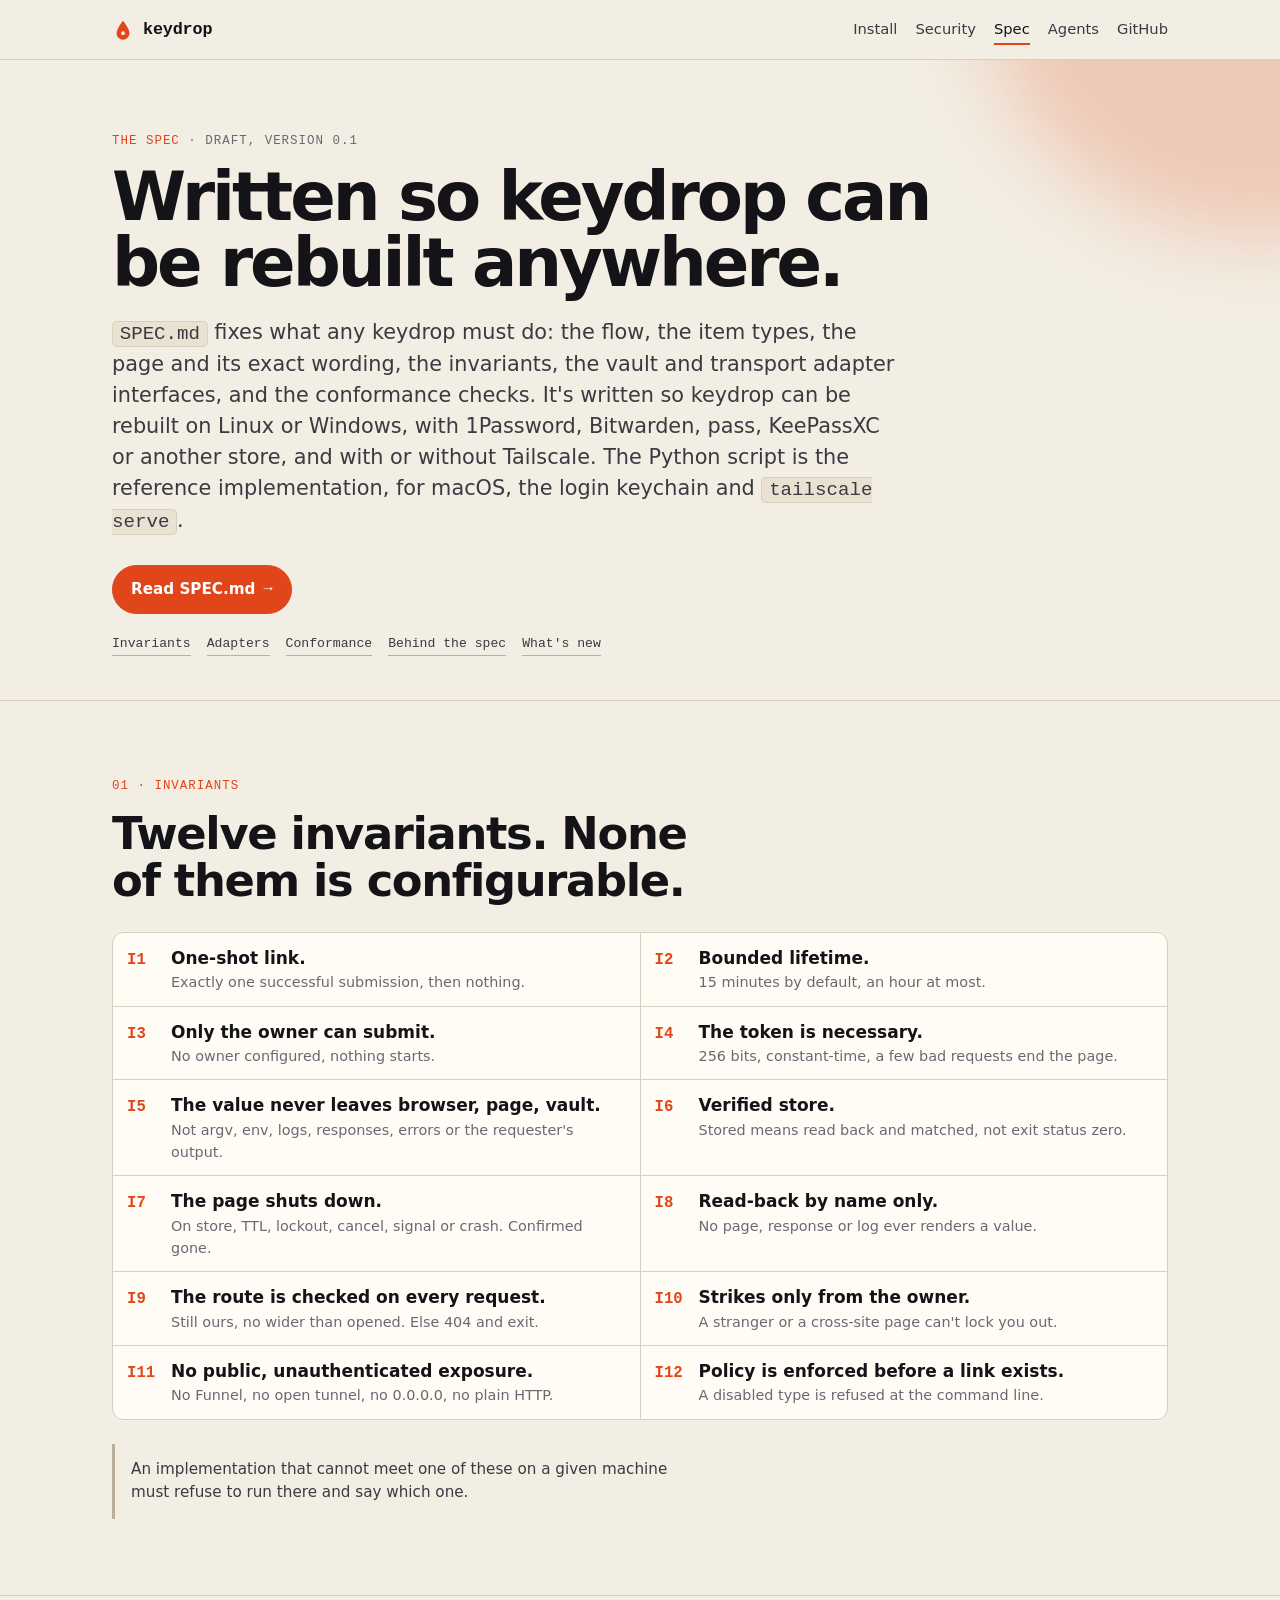
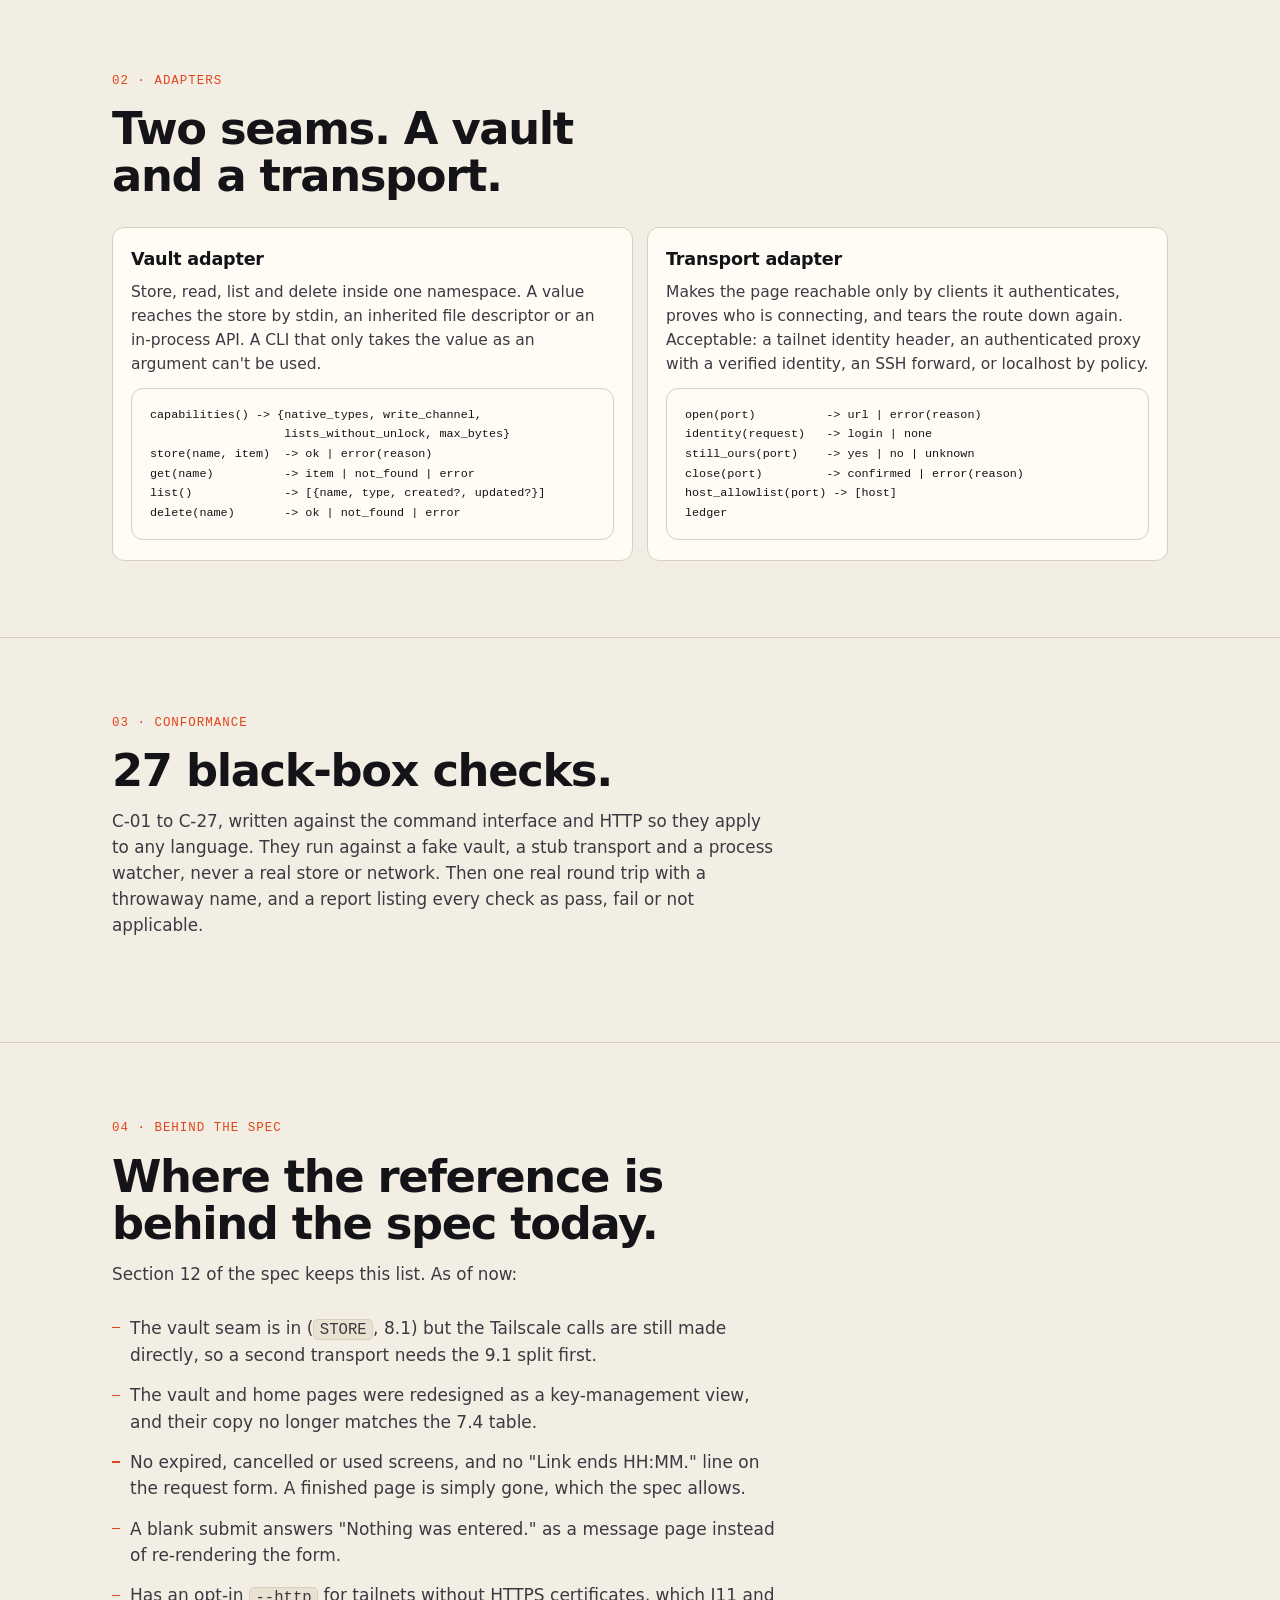
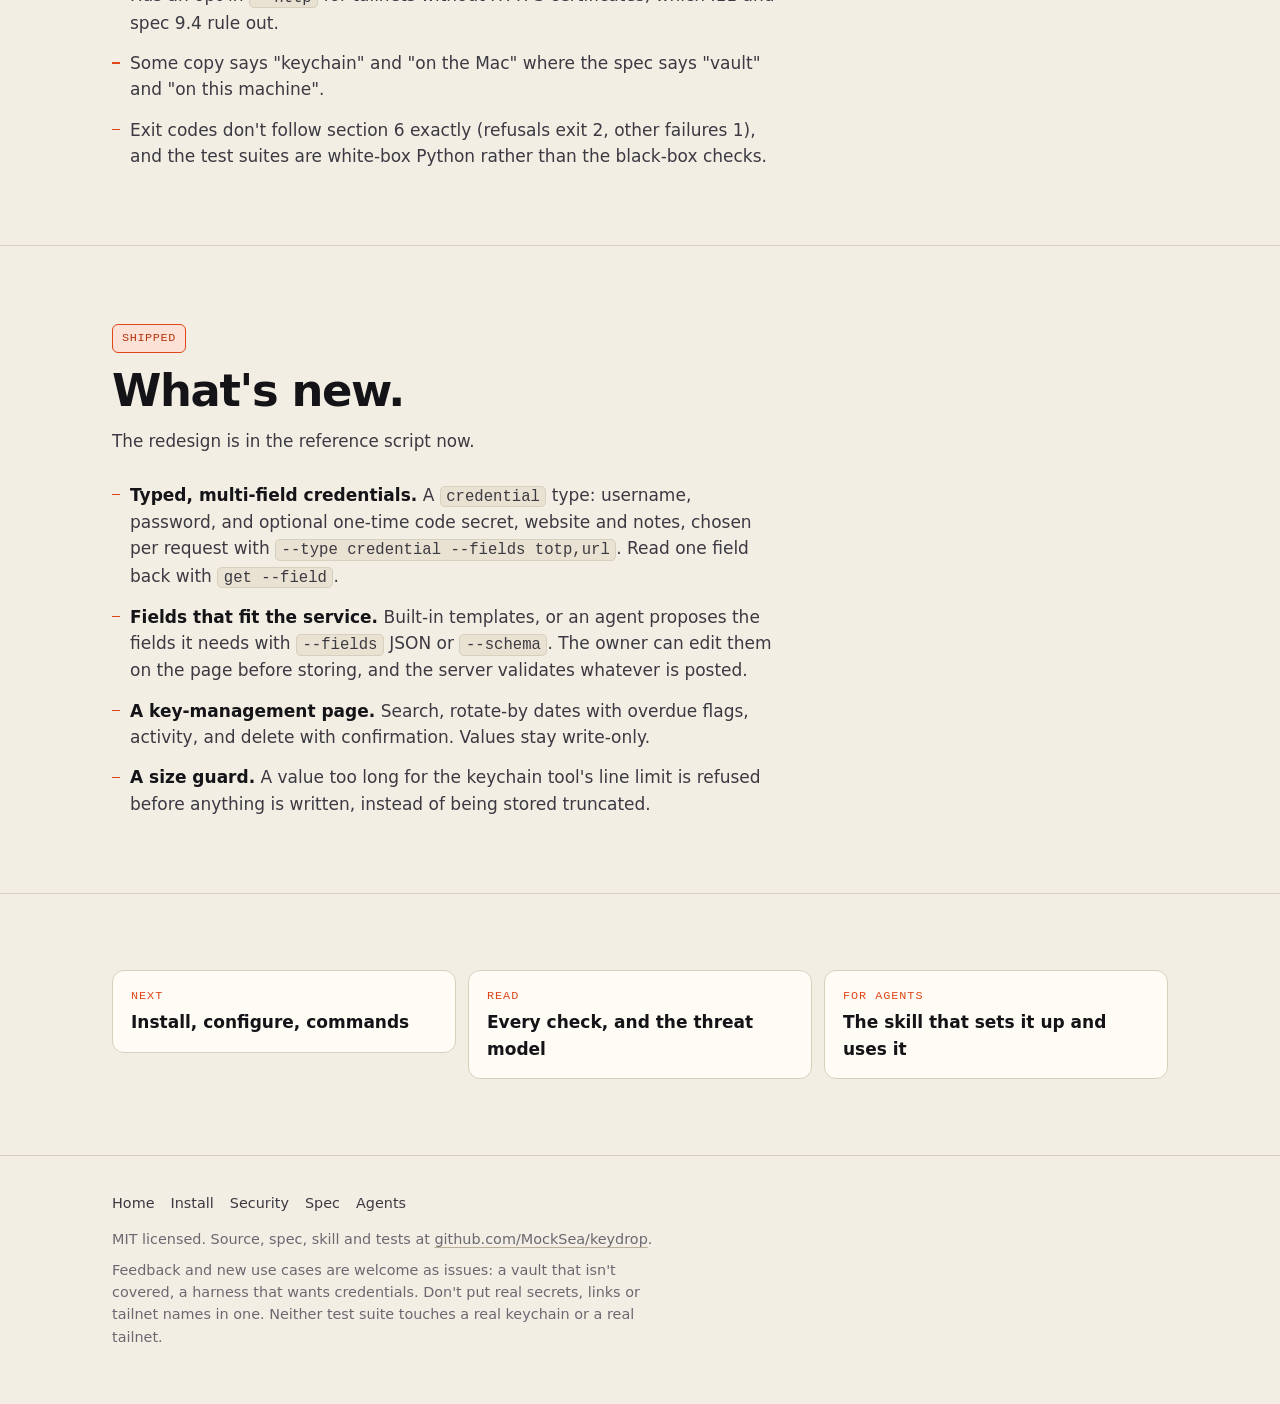
<file: docs/spec.html>
<!doctype html>
<html lang="en">
<head>
<meta charset="utf-8">
<meta name="viewport" content="width=device-width,initial-scale=1">
<meta name="referrer" content="no-referrer">
<meta name="color-scheme" content="light dark">
<meta name="description" content="The keydrop spec: twelve invariants, the vault and transport adapter interfaces, the conformance checks, and where the reference implementation is behind the spec today.">
<title>Spec · keydrop</title>
<link rel="icon" href="data:image/svg+xml,%3Csvg xmlns='http://www.w3.org/2000/svg' viewBox='0 0 32 32'%3E%3Crect width='32' height='32' rx='7' fill='%23141317'/%3E%3Cpath d='M16 6c0 0-7 8.5-7 13.5a7 7 0 0 0 14 0C23 14.5 16 6 16 6z' fill='%23e0461a'/%3E%3Ccircle cx='16' cy='19.5' r='2.2' fill='%23141317'/%3E%3C/svg%3E">
<link rel="stylesheet" href="style.css">
</head>
<body>
<a class="skip" href="#main">Skip to content</a>
<header class="top">
  <div class="wrap top-in">
    <a class="mark" href="index.html" aria-label="keydrop, home"><svg viewBox="0 0 24 24" aria-hidden="true"><path class="drop" d="M12 2c0 0-7 8.5-7 13.5a7 7 0 0 0 14 0C19 10.5 12 2 12 2z"/><circle class="hole" cx="12" cy="15.5" r="2.1"/></svg>keydrop</a>
    <nav aria-label="Site">
      <a href="install.html">Install</a>
      <a href="security.html">Security</a>
      <a href="spec.html" aria-current="page">Spec</a>
      <a href="agents.html">Agents</a>
      <a href="https://github.com/MockSea/keydrop">GitHub</a>
    </nav>
  </div>
</header>

<main id="main">
<div class="page-head">
  <div class="wrap">
    <span class="eyebrow">The spec <span class="dim">· draft, version 0.1</span></span>
    <h1>Written so keydrop can be rebuilt anywhere.</h1>
    <p class="lead"><code>SPEC.md</code> fixes what any keydrop must do: the flow, the item types, the page and its exact wording, the invariants, the vault and transport adapter interfaces, and the conformance checks. It's written so keydrop can be rebuilt on Linux or Windows, with 1Password, Bitwarden, pass, KeePassXC or another store, and with or without Tailscale. The Python script is the reference implementation, for macOS, the login keychain and <code>tailscale serve</code>.</p>
    <div class="cta">
      <a class="btn solid" href="https://github.com/MockSea/keydrop/blob/main/SPEC.md">Read SPEC.md <span class="arr">→</span></a>
    </div>
    <nav class="page-nav" aria-label="On this page">
      <a href="#invariants">Invariants</a>
      <a href="#adapters">Adapters</a>
      <a href="#conformance">Conformance</a>
      <a href="#behind">Behind the spec</a>
      <a href="#next">What's new</a>
    </nav>
  </div>
</div>

<section id="invariants">
  <div class="wrap">
    <div class="sec-head">
      <span class="num">01 · Invariants</span>
      <h2>Twelve invariants. None of them is configurable.</h2>
    </div>
    <ol class="inv">
      <li><code>I1</code><div><b>One-shot link.</b><span>Exactly one successful submission, then nothing.</span></div></li>
      <li><code>I2</code><div><b>Bounded lifetime.</b><span>15 minutes by default, an hour at most.</span></div></li>
      <li><code>I3</code><div><b>Only the owner can submit.</b><span>No owner configured, nothing starts.</span></div></li>
      <li><code>I4</code><div><b>The token is necessary.</b><span>256 bits, constant-time, a few bad requests end the page.</span></div></li>
      <li><code>I5</code><div><b>The value never leaves browser, page, vault.</b><span>Not argv, env, logs, responses, errors or the requester's output.</span></div></li>
      <li><code>I6</code><div><b>Verified store.</b><span>Stored means read back and matched, not exit status zero.</span></div></li>
      <li><code>I7</code><div><b>The page shuts down.</b><span>On store, TTL, lockout, cancel, signal or crash. Confirmed gone.</span></div></li>
      <li><code>I8</code><div><b>Read-back by name only.</b><span>No page, response or log ever renders a value.</span></div></li>
      <li><code>I9</code><div><b>The route is checked on every request.</b><span>Still ours, no wider than opened. Else 404 and exit.</span></div></li>
      <li><code>I10</code><div><b>Strikes only from the owner.</b><span>A stranger or a cross-site page can't lock you out.</span></div></li>
      <li><code>I11</code><div><b>No public, unauthenticated exposure.</b><span>No Funnel, no open tunnel, no 0.0.0.0, no plain HTTP.</span></div></li>
      <li><code>I12</code><div><b>Policy is enforced before a link exists.</b><span>A disabled type is refused at the command line.</span></div></li>
    </ol>
    <p class="note">An implementation that cannot meet one of these on a given machine must refuse to run there and say which one.</p>
  </div>
</section>

<section id="adapters">
  <div class="wrap">
    <div class="sec-head">
      <span class="num">02 · Adapters</span>
      <h2>Two seams. A vault and a transport.</h2>
    </div>
    <div class="cards adapters" style="margin-top:0">
      <div class="card">
        <h3>Vault adapter</h3>
        <p>Store, read, list and delete inside one namespace. A value reaches the store by stdin, an inherited file descriptor or an in-process API. A CLI that only takes the value as an argument can't be used.</p>
<pre><code>capabilities() -&gt; {native_types, write_channel,
                   lists_without_unlock, max_bytes}
store(name, item)  -&gt; ok | error(reason)
get(name)          -&gt; item | not_found | error
list()             -&gt; [{name, type, created?, updated?}]
delete(name)       -&gt; ok | not_found | error</code></pre>
      </div>
      <div class="card">
        <h3>Transport adapter</h3>
        <p>Makes the page reachable only by clients it authenticates, proves who is connecting, and tears the route down again. Acceptable: a tailnet identity header, an authenticated proxy with a verified identity, an SSH forward, or localhost by policy.</p>
<pre><code>open(port)          -&gt; url | error(reason)
identity(request)   -&gt; login | none
still_ours(port)    -&gt; yes | no | unknown
close(port)         -&gt; confirmed | error(reason)
host_allowlist(port) -&gt; [host]
ledger</code></pre>
      </div>
    </div>
  </div>
</section>

<section id="conformance">
  <div class="wrap">
    <div class="sec-head">
      <span class="num">03 · Conformance</span>
      <h2>27 black-box checks.</h2>
      <p>C-01 to C-27, written against the command interface and HTTP so they apply to any language. They run against a fake vault, a stub transport and a process watcher, never a real store or network. Then one real round trip with a throwaway name, and a report listing every check as pass, fail or not applicable.</p>
    </div>
  </div>
</section>

<section id="behind">
  <div class="wrap">
    <div class="sec-head">
      <span class="num">04 · Behind the spec</span>
      <h2>Where the reference is behind the spec today.</h2>
      <p>Section 12 of the spec keeps this list. As of now:</p>
    </div>
    <ul class="plain">
      <li>The vault seam is in (<code>STORE</code>, 8.1) but the Tailscale calls are still made directly, so a second transport needs the 9.1 split first.</li>
      <li>The vault and home pages were redesigned as a key-management view, and their copy no longer matches the 7.4 table.</li>
      <li>No expired, cancelled or used screens, and no "Link ends HH:MM." line on the request form. A finished page is simply gone, which the spec allows.</li>
      <li>A blank submit answers "Nothing was entered." as a message page instead of re-rendering the form.</li>
      <li>Has an opt-in <code>--http</code> for tailnets without HTTPS certificates, which I11 and spec 9.4 rule out.</li>
      <li>Some copy says "keychain" and "on the Mac" where the spec says "vault" and "on this machine".</li>
      <li>Exit codes don't follow section 6 exactly (refusals exit 2, other failures 1), and the test suites are white-box Python rather than the black-box checks.</li>
    </ul>
  </div>
</section>

<section id="next">
  <div class="wrap">
    <div class="sec-head">
      <span class="tag">Shipped</span>
      <h2>What's new.</h2>
      <p>The redesign is in the reference script now.</p>
    </div>
    <ul class="plain">
      <li><b>Typed, multi-field credentials.</b> A <code>credential</code> type: username, password, and optional one-time code secret, website and notes, chosen per request with <code>--type credential --fields totp,url</code>. Read one field back with <code>get --field</code>.</li>
      <li><b>Fields that fit the service.</b> Built-in templates, or an agent proposes the fields it needs with <code>--fields</code> JSON or <code>--schema</code>. The owner can edit them on the page before storing, and the server validates whatever is posted.</li>
      <li><b>A key-management page.</b> Search, rotate-by dates with overdue flags, activity, and delete with confirmation. Values stay write-only.</li>
      <li><b>A size guard.</b> A value too long for the keychain tool's line limit is refused before anything is written, instead of being stored truncated.</li>
    </ul>
  </div>
</section>

<section>
  <div class="wrap">
    <ul class="next">
      <li><a href="install.html"><span class="k">Next</span><span class="t">Install, configure, commands</span></a></li>
      <li><a href="security.html"><span class="k">Read</span><span class="t">Every check, and the threat model</span></a></li>
      <li><a href="agents.html"><span class="k">For agents</span><span class="t">The skill that sets it up and uses it</span></a></li>
    </ul>
  </div>
</section>
</main>

<footer>
  <div class="wrap">
    <nav aria-label="Footer">
      <a href="index.html">Home</a>
      <a href="install.html">Install</a>
      <a href="security.html">Security</a>
      <a href="spec.html">Spec</a>
      <a href="agents.html">Agents</a>
    </nav>
    <p>MIT licensed. Source, spec, skill and tests at <a href="https://github.com/MockSea/keydrop">github.com/MockSea/keydrop</a>.</p>
    <p>Feedback and new use cases are welcome as issues: a vault that isn't covered, a harness that wants credentials. Don't put real secrets, links or tailnet names in one. Neither test suite touches a real keychain or a real tailnet.</p>
  </div>
</footer>
</body>
</html>
</file>
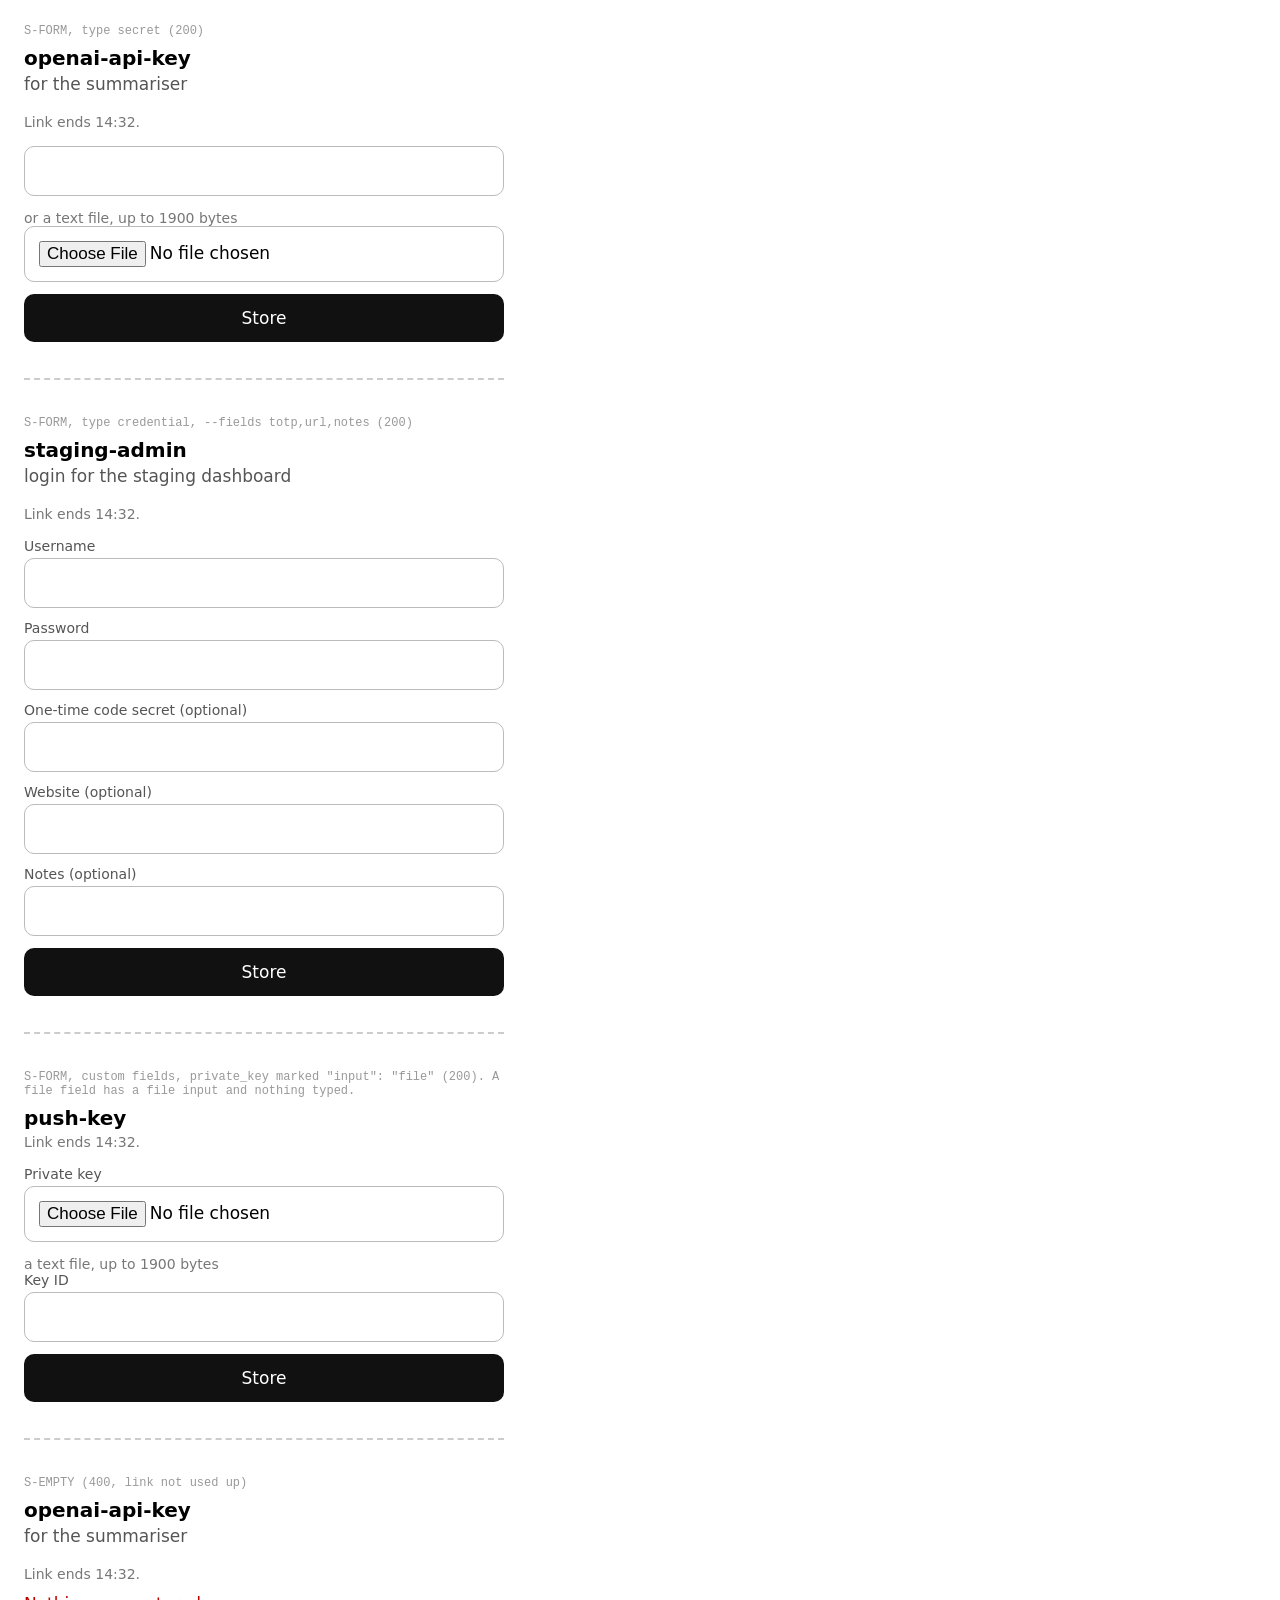
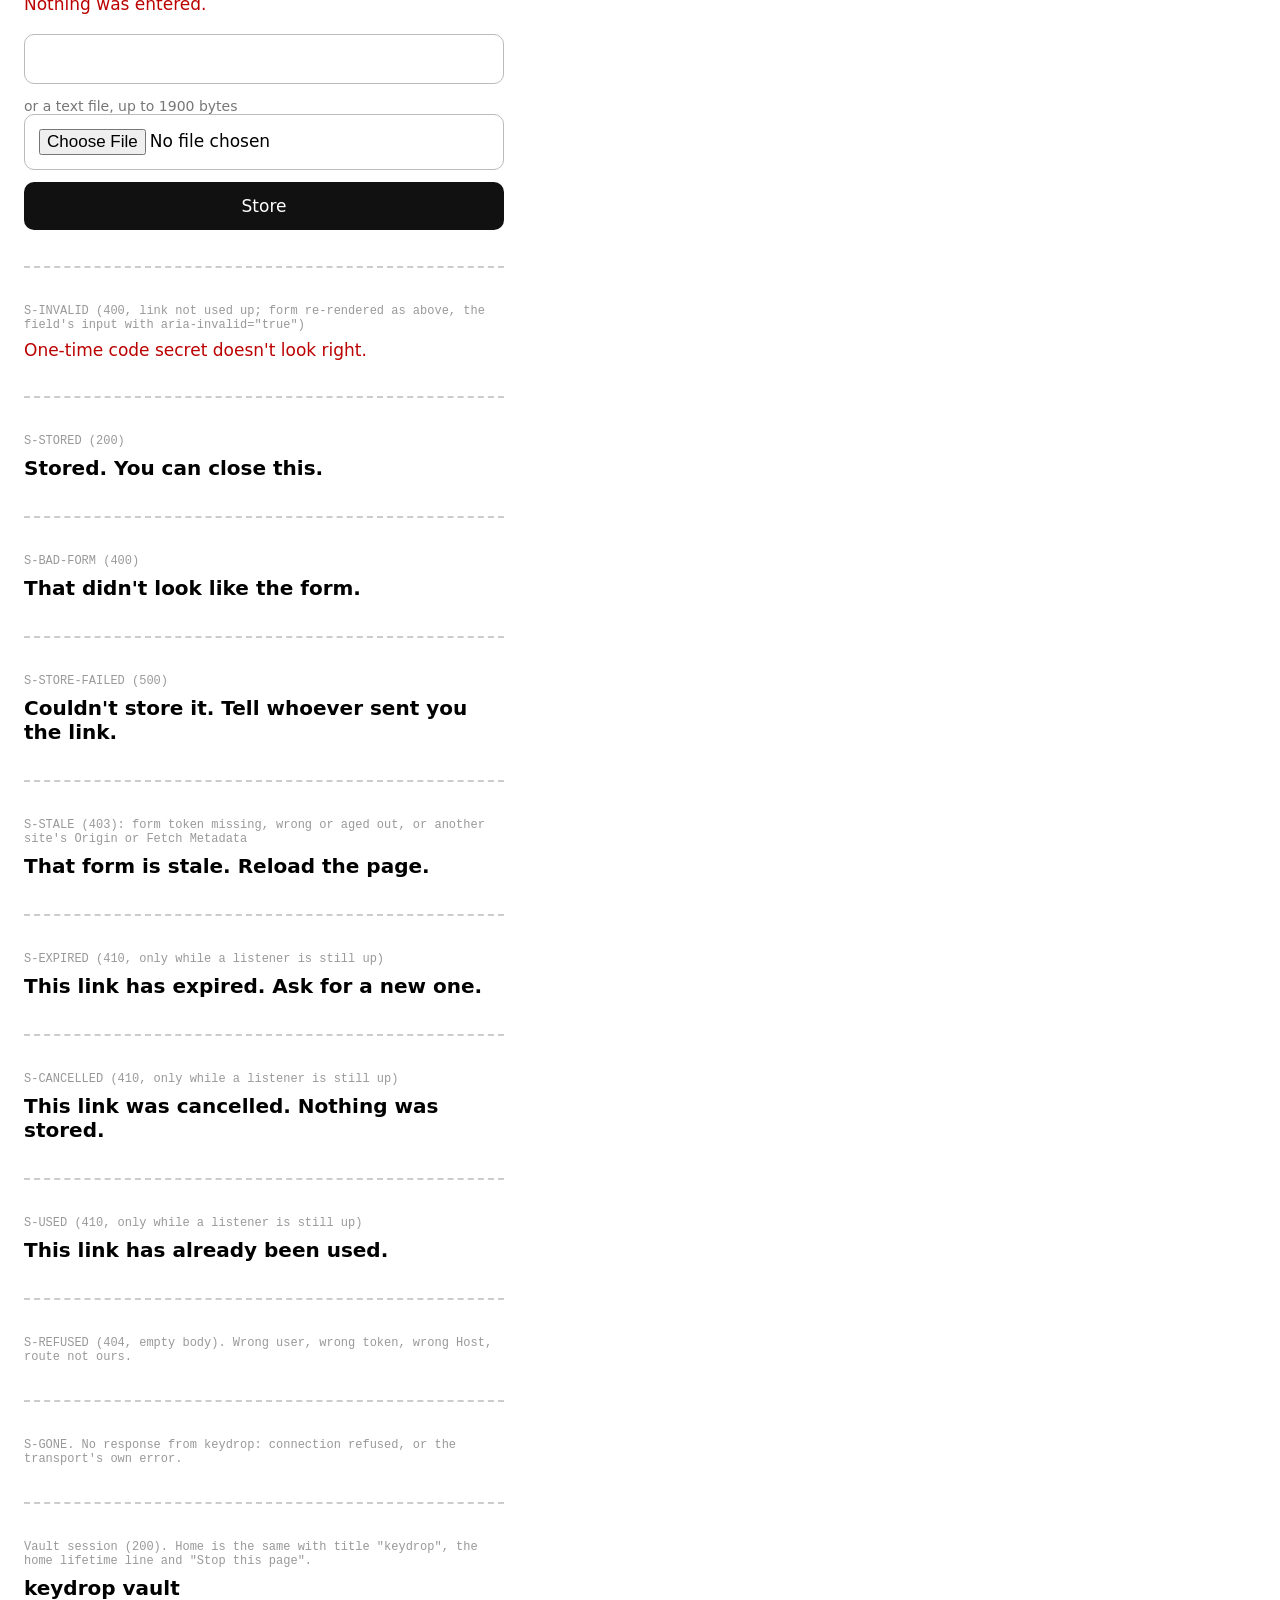
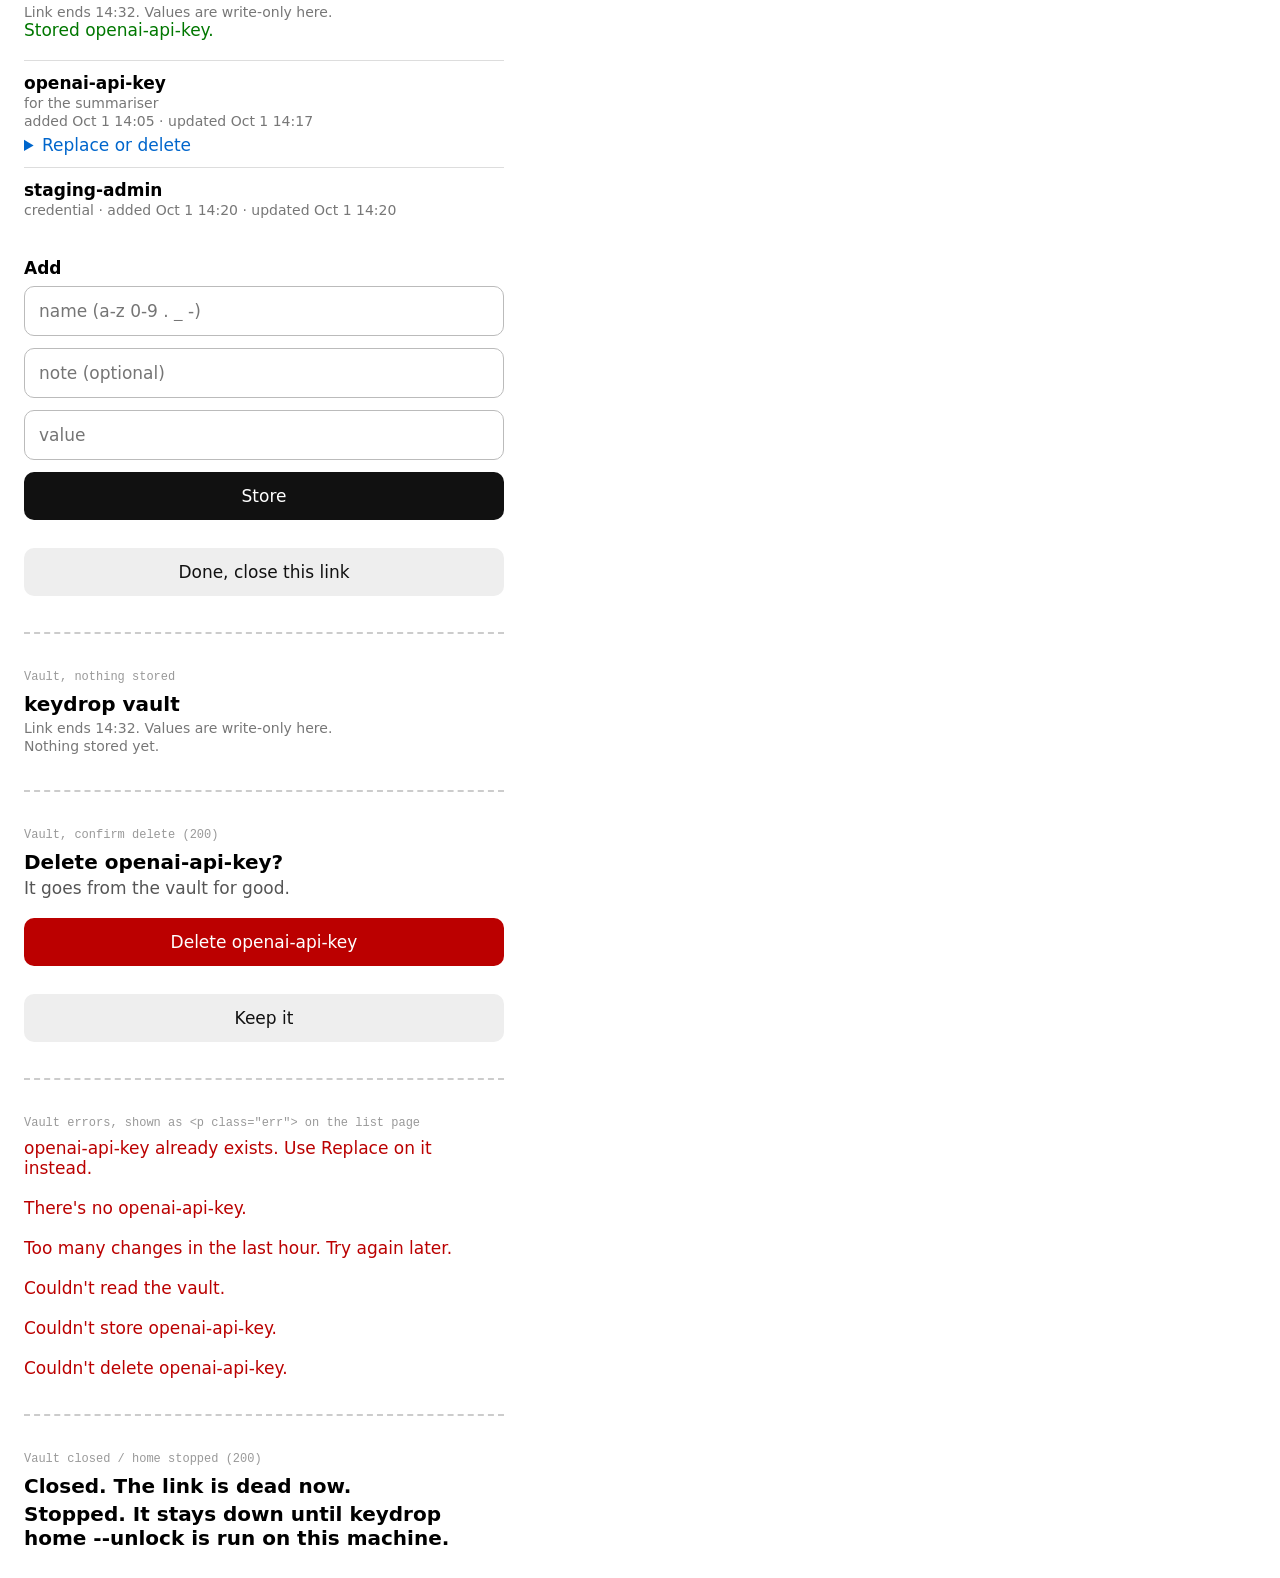
<file: reference/page.html>
<!doctype html>
<html><head><meta charset="utf-8">
<meta name="viewport" content="width=device-width,initial-scale=1">
<meta name="referrer" content="no-referrer">
<link rel="icon" href="data:,">
<title>keydrop screens</title>
<!--
  Reference screens for SPEC.md section 7. Each <section> is the {body} of
  one screen; a real page holds exactly one of them inside the shell below,
  with no <section>, no screen label and no <hr>. The labels (.screen) exist
  only on this sheet. Values in braces are placeholders: {name} = the item
  name, {path} = the link path, {csrf} = the form token.
  Open this file in a browser to see every state at once.
-->
<style>
body{font:17px -apple-system,system-ui,sans-serif;margin:0;padding:24px;max-width:480px}
h1{font-size:20px;margin:0 0 4px} h2{font-size:17px;margin:28px 0 8px} p{color:#555;margin:0 0 20px}
label{display:block;font-size:14px;color:#555;margin:0 0 4px}
input,button{font:inherit;width:100%;box-sizing:border-box;padding:14px;border-radius:10px}
input{border:1px solid #bbb;margin-bottom:12px} button{border:0;background:#111;color:#fff}
.err{color:#b00} .ok{color:#070} .meta{color:#777;font-size:14px;margin:2px 0 0}
.item{border-top:1px solid #ddd;padding:12px 0} .item b{word-break:break-all}
summary{color:#06c;margin-top:6px} details form{margin-top:10px}
button.del{background:#b00} button.quiet{background:#eee;color:#111;margin-top:28px}
.meta+form{margin-top:16px} .meta+.err{margin-top:12px}
/* sheet only */
.screen{font:12px ui-monospace,monospace;color:#999;margin:0 0 8px}
hr{border:0;border-top:2px dashed #ccc;margin:36px 0}
</style></head><body>

<section id="S-FORM-secret">
<p class="screen">S-FORM, type secret (200)</p>
<h1>openai-api-key</h1>
<p>for the summariser</p>
<p class="meta">Link ends 14:32.</p>
<form method="post" action="{path}" enctype="multipart/form-data" autocomplete="off">
<input type="hidden" name="csrf" value="{csrf}">
<input name="value" type="password" autocomplete="new-password" autocapitalize="off" autocorrect="off" spellcheck="false" data-1p-ignore data-lpignore="true" data-bwignore data-form-type="other">
<p class="meta">or a text file, up to 1900 bytes</p>
<input type="file" name="value.file" aria-label="Value as a file">
<button type="submit">Store</button></form>
</section>
<hr>

<section id="S-FORM-credential">
<p class="screen">S-FORM, type credential, --fields totp,url,notes (200)</p>
<h1>staging-admin</h1>
<p>login for the staging dashboard</p>
<p class="meta">Link ends 14:32.</p>
<form method="post" action="{path}" enctype="multipart/form-data" autocomplete="off">
<input type="hidden" name="csrf" value="{csrf}">
<label for="username">Username</label>
<input id="username" name="username" type="text" autocomplete="off" autocapitalize="off" autocorrect="off" spellcheck="false" required>
<label for="password">Password</label>
<input id="password" name="password" type="password" autocomplete="new-password" autocapitalize="off" autocorrect="off" spellcheck="false" data-1p-ignore data-lpignore="true" data-bwignore data-form-type="other" required>
<label for="totp">One-time code secret (optional)</label>
<input id="totp" name="totp" type="password" autocomplete="new-password" autocapitalize="off" autocorrect="off" spellcheck="false" data-1p-ignore data-lpignore="true" data-bwignore data-form-type="other">
<label for="url">Website (optional)</label>
<input id="url" name="url" type="url" autocomplete="off" autocapitalize="off" autocorrect="off" spellcheck="false">
<label for="notes">Notes (optional)</label>
<input id="notes" name="notes" type="password" autocomplete="new-password" autocapitalize="off" autocorrect="off" spellcheck="false" data-1p-ignore data-lpignore="true" data-bwignore data-form-type="other">
<button type="submit">Store</button></form>
</section>
<hr>

<section id="S-FORM-file">
<p class="screen">S-FORM, custom fields, private_key marked "input": "file" (200). A file field has a file input and nothing typed.</p>
<h1>push-key</h1>
<p class="meta">Link ends 14:32.</p>
<form method="post" action="{path}" enctype="multipart/form-data" autocomplete="off">
<input type="hidden" name="csrf" value="{csrf}">
<label for="private_key.file">Private key</label>
<input type="file" id="private_key.file" name="private_key.file" required>
<p class="meta">a text file, up to 1900 bytes</p>
<label for="key_id">Key ID</label>
<input id="key_id" name="key_id" type="text" autocomplete="off" autocapitalize="off" autocorrect="off" spellcheck="false" required>
<button type="submit">Store</button></form>
</section>
<hr>

<section id="S-EMPTY">
<p class="screen">S-EMPTY (400, link not used up)</p>
<h1>openai-api-key</h1>
<p>for the summariser</p>
<p class="meta">Link ends 14:32.</p>
<p class="err">Nothing was entered.</p>
<form method="post" action="{path}" enctype="multipart/form-data" autocomplete="off">
<input type="hidden" name="csrf" value="{csrf}">
<input name="value" type="password" autocomplete="new-password" autocapitalize="off" autocorrect="off" spellcheck="false" data-1p-ignore data-lpignore="true" data-bwignore data-form-type="other">
<p class="meta">or a text file, up to 1900 bytes</p>
<input type="file" name="value.file" aria-label="Value as a file">
<button type="submit">Store</button></form>
</section>
<hr>

<section id="S-INVALID">
<p class="screen">S-INVALID (400, link not used up; form re-rendered as above, the field's input with aria-invalid="true")</p>
<p class="err">One-time code secret doesn't look right.</p>
</section>
<hr>

<section id="S-STORED"><p class="screen">S-STORED (200)</p>
<h1>Stored. You can close this.</h1></section>
<hr>
<section id="S-BAD-FORM"><p class="screen">S-BAD-FORM (400)</p>
<h1>That didn't look like the form.</h1></section>
<hr>
<section id="S-STORE-FAILED"><p class="screen">S-STORE-FAILED (500)</p>
<h1>Couldn't store it. Tell whoever sent you the link.</h1></section>
<hr>
<section id="S-STALE"><p class="screen">S-STALE (403): form token missing, wrong or aged out, or another site's Origin or Fetch Metadata</p>
<h1>That form is stale. Reload the page.</h1></section>
<hr>
<section id="S-EXPIRED"><p class="screen">S-EXPIRED (410, only while a listener is still up)</p>
<h1>This link has expired. Ask for a new one.</h1></section>
<hr>
<section id="S-CANCELLED"><p class="screen">S-CANCELLED (410, only while a listener is still up)</p>
<h1>This link was cancelled. Nothing was stored.</h1></section>
<hr>
<section id="S-USED"><p class="screen">S-USED (410, only while a listener is still up)</p>
<h1>This link has already been used.</h1></section>
<hr>
<section id="S-REFUSED"><p class="screen">S-REFUSED (404, empty body). Wrong user, wrong token, wrong Host, route not ours.</p></section>
<hr>
<section id="S-GONE"><p class="screen">S-GONE. No response from keydrop: connection refused, or the transport's own error.</p></section>
<hr>

<section id="V-LIST">
<p class="screen">Vault session (200). Home is the same with title "keydrop", the home lifetime line and "Stop this page".</p>
<h1>keydrop vault</h1>
<p class="meta">Link ends 14:32. Values are write-only here.</p>
<p class="ok">Stored openai-api-key.</p>
<div class="item"><b>openai-api-key</b>
<p class="meta">for the summariser</p>
<p class="meta">added Oct 1 14:05 · updated Oct 1 14:17</p>
<details><summary>Replace or delete</summary>
<form method="post" action="{path}" autocomplete="off"><input type="hidden" name="csrf" value="{csrf}"><input type="hidden" name="action" value="replace"><input type="hidden" name="name" value="openai-api-key"><input type="password" name="value" placeholder="new value" autocomplete="new-password" autocapitalize="off" autocorrect="off" spellcheck="false" data-1p-ignore data-lpignore="true" data-bwignore data-form-type="other" required><input type="text" name="note" placeholder="note (blank keeps it)" maxlength="200"><button type="submit">Replace</button></form>
<form method="post" action="{path}" autocomplete="off"><input type="hidden" name="csrf" value="{csrf}"><input type="hidden" name="action" value="delete"><input type="hidden" name="name" value="openai-api-key"><button type="submit" class="del">Delete…</button></form>
</details></div>
<div class="item"><b>staging-admin</b>
<p class="meta">credential · added Oct 1 14:20 · updated Oct 1 14:20</p></div>
<h2>Add</h2>
<form method="post" action="{path}" autocomplete="off"><input type="hidden" name="csrf" value="{csrf}"><input type="hidden" name="action" value="add"><input type="text" name="name" placeholder="name (a-z 0-9 . _ -)" required maxlength="64" pattern="[a-z0-9._\-]{1,64}" autocapitalize="off" autocorrect="off" spellcheck="false"><input type="text" name="note" placeholder="note (optional)" maxlength="200"><input type="password" name="value" placeholder="value" autocomplete="new-password" autocapitalize="off" autocorrect="off" spellcheck="false" data-1p-ignore data-lpignore="true" data-bwignore data-form-type="other" required><button type="submit">Store</button></form>
<form method="post" action="{path}" autocomplete="off"><input type="hidden" name="csrf" value="{csrf}"><input type="hidden" name="action" value="done"><button type="submit" class="quiet">Done, close this link</button></form>
</section>
<hr>

<section id="V-EMPTY"><p class="screen">Vault, nothing stored</p>
<h1>keydrop vault</h1>
<p class="meta">Link ends 14:32. Values are write-only here.</p>
<p class="meta">Nothing stored yet.</p></section>
<hr>

<section id="V-CONFIRM">
<p class="screen">Vault, confirm delete (200)</p>
<h1>Delete openai-api-key?</h1><p>It goes from the vault for good.</p>
<form method="post" action="{path}" autocomplete="off"><input type="hidden" name="csrf" value="{csrf}"><input type="hidden" name="action" value="delete-confirm"><input type="hidden" name="name" value="openai-api-key"><button type="submit" class="del">Delete openai-api-key</button></form>
<form method="post" action="{path}" autocomplete="off"><input type="hidden" name="csrf" value="{csrf}"><input type="hidden" name="action" value="back"><button type="submit" class="quiet">Keep it</button></form>
</section>
<hr>

<section id="V-ERRORS"><p class="screen">Vault errors, shown as &lt;p class="err"&gt; on the list page</p>
<p class="err">openai-api-key already exists. Use Replace on it instead.</p>
<p class="err">There's no openai-api-key.</p>
<p class="err">Too many changes in the last hour. Try again later.</p>
<p class="err">Couldn't read the vault.</p>
<p class="err">Couldn't store openai-api-key.</p>
<p class="err">Couldn't delete openai-api-key.</p></section>
<hr>

<section id="V-END"><p class="screen">Vault closed / home stopped (200)</p>
<h1>Closed. The link is dead now.</h1>
<h1>Stopped. It stays down until keydrop home --unlock is run on this machine.</h1></section>

</body></html>
</file>
<file: docs/style.css>
/* keydrop site. One stylesheet, system fonts, no requests. */

:root {
  --bg: #f3eee3;
  --bg-2: #e9e2d2;
  --surface: #fffcf5;
  --ink: #141317;
  --ink-2: #3b3942;
  --muted: #6b6872;
  --line: #d8d0bf;
  --line-2: #b9af9b;
  --accent: #e0461a;
  --accent-ink: #b5340c;
  --accent-soft: #fbe1d6;
  --val: #15807a;
  --val-ink: #0d615c;
  --val-soft: #d3eeea;
  --ok: #2b6a3f;
  --no: #8b2e2e;
  --dot: rgba(20, 19, 23, 0.16);
  --glow: rgba(224, 70, 26, 0.22);
  --glow-2: rgba(21, 128, 122, 0.16);
  --band: #141317;
  --band-ink: #f3eee3;
  --mono: ui-monospace, "SF Mono", Menlo, Consolas, "Liberation Mono", monospace;
  --sans: -apple-system, BlinkMacSystemFont, "Segoe UI", system-ui, Helvetica, Arial, sans-serif;
  --radius: 12px;
  --gutter: 20px;
  --measure: 62ch;
  color-scheme: light dark;
}
@media (prefers-color-scheme: dark) {
  :root {
    --bg: #0c0d12;
    --bg-2: #13151c;
    --surface: #171a22;
    --ink: #f2eee6;
    --ink-2: #cfcac0;
    --muted: #938e84;
    --line: #262932;
    --line-2: #3d414d;
    --accent: #ff6b3d;
    --accent-ink: #ff8f68;
    --accent-soft: #2c1a13;
    --val: #45cfc2;
    --val-ink: #86e3d9;
    --val-soft: #10302e;
    --ok: #7fcf9a;
    --no: #e08a8a;
    --dot: rgba(242, 238, 230, 0.13);
    --glow: rgba(255, 107, 61, 0.22);
    --glow-2: rgba(69, 207, 194, 0.14);
    --band: #f2eee6;
    --band-ink: #0c0d12;
  }
}

* { box-sizing: border-box; }
html { -webkit-text-size-adjust: 100%; scroll-behavior: smooth; }
@media (prefers-reduced-motion: reduce) { html { scroll-behavior: auto; } }
body {
  margin: 0;
  background: var(--bg);
  color: var(--ink);
  font: 17px/1.55 var(--sans);
  -webkit-font-smoothing: antialiased;
  text-rendering: optimizeLegibility;
}
a { color: inherit; text-decoration-color: var(--line-2); text-underline-offset: 0.18em; }
a:hover { text-decoration-color: var(--accent); }
:focus-visible { outline: 2px solid var(--accent); outline-offset: 3px; border-radius: 3px; }
code, pre, kbd { font-family: var(--mono); font-size: 0.92em; }
p code, li code, dd code, dt code, h3 code, h2 code, td code {
  background: var(--bg-2);
  border: 1px solid var(--line);
  border-radius: 5px;
  padding: 0.05em 0.35em;
  overflow-wrap: anywhere;
}
pre {
  margin: 0;
  padding: 16px 18px;
  background: var(--surface);
  border: 1px solid var(--line);
  border-radius: var(--radius);
  overflow-x: auto;
  line-height: 1.5;
  font-size: 0.86rem;
  color: var(--ink);
  tab-size: 4;
}
pre .c { color: var(--muted); }
pre .p { color: var(--accent); user-select: none; }
pre .u { color: var(--val-ink); }
pre .k { color: var(--accent-ink); }
p, li, dd { max-width: var(--measure); }
.wrap { max-width: 1120px; margin: 0 auto; padding: 0 var(--gutter); }
.skip {
  position: absolute; left: -999px; top: 8px;
  background: var(--ink); color: var(--bg); padding: 8px 12px; border-radius: 6px; z-index: 10;
}
.skip:focus { left: 12px; }

/* header */
.top { border-bottom: 1px solid var(--line); background: var(--bg); }
.top-in {
  display: flex; align-items: center; justify-content: space-between; gap: 12px 20px; flex-wrap: wrap;
  padding-top: 16px; padding-bottom: 14px;
}
.mark {
  display: inline-flex; align-items: center; gap: 9px;
  font-family: var(--mono); font-weight: 700; font-size: 1.05rem; letter-spacing: -0.01em;
  text-decoration: none;
}
.mark svg { width: 22px; height: 22px; display: block; }
.mark .drop { fill: var(--accent); }
.mark .hole { fill: var(--bg); }
.top nav { display: flex; flex-wrap: wrap; gap: 4px 18px; font-size: 0.92rem; }
.top nav a { text-decoration: none; color: var(--ink-2); padding: 2px 0; border-bottom: 2px solid transparent; }
.top nav a:hover { color: var(--ink); }
.top nav a[aria-current="page"] { color: var(--ink); border-bottom-color: var(--accent); }

/* type */
h1, h2, h3 { font-weight: 750; letter-spacing: -0.03em; text-wrap: balance; }
h1 {
  margin: 0 0 20px;
  font-size: clamp(2.6rem, 9vw, 5.6rem);
  line-height: 0.98; letter-spacing: -0.045em; font-weight: 800;
}
h2 {
  margin: 0 0 14px;
  font-size: clamp(1.75rem, 5vw, 2.8rem);
  line-height: 1.05;
}
h3 { margin: 0 0 8px; font-size: 1.1rem; letter-spacing: -0.012em; font-weight: 680; }
.eyebrow, .num {
  display: block; margin: 0 0 14px;
  font-family: var(--mono); font-size: 0.78rem; letter-spacing: 0.08em; text-transform: uppercase;
  color: var(--accent);
}
.eyebrow .dim { color: var(--muted); }
.lead {
  margin: 0; max-width: var(--measure);
  font-size: clamp(1.08rem, 2.2vw, 1.3rem); line-height: 1.5; color: var(--ink-2);
}
.sec-head { margin: 0 0 28px; max-width: 70ch; }
.sec-head p { margin: 0; color: var(--ink-2); font-size: 1.05rem; }

/* buttons */
.cta { display: flex; flex-wrap: wrap; gap: 10px; margin: 28px 0 0; }
.btn {
  display: inline-flex; align-items: center; gap: 8px;
  padding: 12px 18px; border-radius: 999px;
  font-weight: 650; font-size: 0.95rem; text-decoration: none;
  border: 1.5px solid var(--ink);
}
.btn.solid { background: var(--accent); color: #fff; border-color: var(--accent); }
.btn.solid:hover { background: var(--accent-ink); border-color: var(--accent-ink); }
.btn.ghost { color: var(--ink); border-color: var(--line-2); background: var(--surface); }
.btn.ghost:hover { border-color: var(--ink); }
.btn .arr { font-family: var(--mono); }

/* hero */
.hero {
  position: relative; overflow: hidden;
  padding: 56px 0 48px;
  background-image: radial-gradient(var(--dot) 1px, transparent 1.3px);
  background-size: 22px 22px;
}
.hero::before, .hero::after {
  content: ""; position: absolute; pointer-events: none; border-radius: 50%; filter: blur(40px);
}
.hero::before { width: 60vw; height: 60vw; max-width: 720px; max-height: 720px; right: -20vw; top: -30vw; background: var(--glow); }
.hero::after { width: 40vw; height: 40vw; max-width: 480px; max-height: 480px; left: -15vw; bottom: -20vw; background: var(--glow-2); }
.hero .wrap { position: relative; }
.hero-grid { display: grid; gap: 40px; }
.hero h1 { max-width: 14ch; }
.hero .lead { max-width: 52ch; }

/* the stage: terminal + phone */
.stage { position: relative; display: grid; gap: 14px; }
.term {
  margin: 0; padding: 0;
  background: var(--surface); border: 1px solid var(--line); border-radius: 14px;
  box-shadow: 0 20px 50px -30px rgba(0, 0, 0, 0.45);
  overflow: hidden;
}
.term .bar {
  display: flex; align-items: center; gap: 6px;
  padding: 10px 14px; border-bottom: 1px solid var(--line);
  font-family: var(--mono); font-size: 0.74rem; color: var(--muted);
}
.term .bar i { width: 10px; height: 10px; border-radius: 50%; background: var(--line-2); }
.term .bar span { margin-left: 8px; }
.term pre { border: 0; border-radius: 0; background: transparent; }
.phone {
  margin: 0; padding: 20px 20px 22px;
  background: var(--surface); border: 1px solid var(--line); border-radius: 18px;
  max-width: 340px; justify-self: end;
  box-shadow: 0 20px 50px -30px rgba(0, 0, 0, 0.45);
}
.phone .m-h1 { font-size: 19px; font-weight: 650; margin: 0 0 3px; word-break: break-all; letter-spacing: -0.01em; }
.phone .m-p { color: var(--muted); margin: 0 0 18px; font-size: 15px; }
.phone .m-in {
  height: 46px; border: 1px solid var(--line-2); border-radius: 10px; margin: 0 0 10px;
  background: var(--bg); display: flex; align-items: center; padding: 0 14px; gap: 5px;
}
.phone .m-in i { width: 7px; height: 7px; border-radius: 50%; background: var(--ink-2); }
.phone .m-btn {
  height: 46px; border-radius: 10px; background: var(--ink); color: var(--bg);
  display: flex; align-items: center; justify-content: center; font-size: 16px; font-weight: 600;
}
.phone .m-done { margin: 12px 0 0; font-size: 13px; color: var(--val-ink); font-family: var(--mono); }
.stage .cap { margin: 0; font-size: 0.86rem; color: var(--muted); }

/* sections */
section { padding: 56px 0; border-top: 1px solid var(--line); }
section.plain { border-top: 0; }
.cap, figcaption { margin: 0 0 8px; font-size: 0.86rem; color: var(--muted); }
.cap b { color: var(--ink); font-weight: 600; }
.note { margin: 24px 0 0; padding: 14px 16px; border-left: 3px solid var(--line-2); color: var(--ink-2); font-size: 0.95rem; }
.note.warn { border-color: var(--accent); }
.note h3 { margin-bottom: 8px; }

/* how it works, compact (landing) */
.flow { display: grid; gap: 10px; margin: 0 0 20px; }
.flow .hop {
  display: grid; grid-template-columns: 34px 1fr; gap: 12px; align-items: start;
  padding: 14px 16px; background: var(--surface); border: 1px solid var(--line); border-radius: var(--radius);
}
.flow .hop .n {
  width: 28px; height: 28px; border-radius: 50%; display: grid; place-items: center;
  font: 700 12px var(--mono); border: 1.5px solid var(--ink-2); color: var(--ink);
}
.flow .hop.val .n { border-color: var(--val); color: var(--val-ink); background: var(--val-soft); }
.flow .hop b { display: block; font-weight: 650; margin-bottom: 2px; }
.flow .hop p { margin: 0; color: var(--ink-2); font-size: 0.95rem; }

/* moments (landing feature rows) */
.moments { display: grid; gap: 48px; }
.moment { display: grid; gap: 22px; align-items: center; }
.moment .num { margin-bottom: 10px; }
.moment h2 { font-size: clamp(1.6rem, 4.2vw, 2.4rem); }
.moment p { margin: 0; color: var(--ink-2); font-size: 1.05rem; }
.moment p + p { margin-top: 10px; }
.more { display: inline-block; margin-top: 14px; font-size: 0.95rem; font-weight: 600; }
.vis {
  min-width: 0;
  padding: 20px; border-radius: 16px;
  background: var(--surface); border: 1px solid var(--line);
  background-image: radial-gradient(var(--dot) 1px, transparent 1.3px);
  background-size: 18px 18px;
}
.vis .inner { background: var(--surface); border: 1px solid var(--line); border-radius: 10px; padding: 14px 16px; }
.links { display: grid; gap: 8px; font-family: var(--mono); font-size: 0.82rem; }
.links .row { display: flex; align-items: center; gap: 10px; flex-wrap: wrap; }
.links .tok { color: var(--val-ink); overflow-wrap: anywhere; }
.links .row.dead .tok { text-decoration: line-through; color: var(--muted); }
.links .why {
  margin-left: auto; font-size: 0.72rem; color: var(--muted); letter-spacing: 0.04em; text-transform: uppercase;
}
.links .row.live .why { color: var(--val-ink); }
.checks { margin: 0; padding: 0; list-style: none; display: grid; gap: 8px; font-size: 0.92rem; }
.checks li { display: grid; grid-template-columns: 22px 1fr; gap: 10px; align-items: baseline; color: var(--ink-2); }
.checks li i {
  width: 18px; height: 18px; border-radius: 50%; display: inline-block; position: relative; top: 3px;
  border: 1.5px solid var(--ok);
}
.checks li i::after {
  content: ""; position: absolute; left: 5px; top: 2px; width: 4px; height: 8px;
  border: solid var(--ok); border-width: 0 2px 2px 0; transform: rotate(45deg);
}
.checks li.bad i { border-color: var(--no); }
.checks li.bad i::after { display: none; }
.checks li.bad { color: var(--no); }
.checks code { font-size: 0.85em; }
.chain { display: grid; gap: 6px; font-family: var(--mono); font-size: 0.82rem; }
.chain .st { display: flex; align-items: center; gap: 10px; color: var(--ink-2); }
.chain .st i { width: 10px; height: 10px; border-radius: 50%; background: var(--val); flex: none; }
.chain .st.eq { color: var(--val-ink); font-weight: 600; }
.chain .st.eq i { background: var(--accent); }
.names { margin: 0; padding: 0; list-style: none; display: grid; gap: 6px; font-family: var(--mono); font-size: 0.84rem; }
.names li { display: flex; justify-content: space-between; gap: 12px; padding: 8px 0; border-bottom: 1px dashed var(--line); }
.names li:last-child { border-bottom: 0; }
.names .v { color: var(--muted); letter-spacing: 0.2em; }

/* install band (landing) */
.band { background: var(--band); color: var(--band-ink); padding: 56px 0; }
.band h2 { color: var(--band-ink); }
.band p { color: var(--band-ink); opacity: 0.8; margin: 0; }
.band .cta { margin-top: 24px; }
.band .btn.ghost { color: var(--band-ink); border-color: var(--band-ink); background: transparent; opacity: 0.9; }
.band .btn.ghost:hover { opacity: 1; }
.band .num { color: var(--accent); }

/* page heads (subpages) */
.page-head { padding: 48px 0 36px; position: relative; overflow: hidden; }
.page-head h1 { font-size: clamp(2.2rem, 7vw, 4.2rem); max-width: 18ch; }
.page-head .lead { max-width: 60ch; }
.page-head::before {
  content: ""; position: absolute; pointer-events: none; border-radius: 50%; filter: blur(40px);
  width: 50vw; height: 50vw; max-width: 560px; max-height: 560px; right: -20vw; top: -30vw; background: var(--glow);
}
.page-head .wrap { position: relative; }
.page-nav { display: flex; flex-wrap: wrap; gap: 6px 16px; margin: 20px 0 0; font-family: var(--mono); font-size: 0.82rem; }
.page-nav a { color: var(--ink-2); text-decoration: none; border-bottom: 1px solid var(--line-2); }
.page-nav a:hover { color: var(--ink); border-bottom-color: var(--accent); }

/* diagram */
.diagram { margin: 0 0 26px; }
.diagram svg { display: block; width: 100%; height: auto; }
.diagram .d-wide { display: none; }
.diagram .d-tall { display: block; max-width: 380px; margin: 0 auto; }
.diagram .node { fill: var(--surface); stroke: var(--line-2); stroke-width: 1.2; }
.diagram .node.kd { stroke: var(--accent); stroke-width: 1.8; }
.diagram .node.kc { stroke: var(--val); stroke-width: 1.8; }
.diagram .lbl { fill: var(--ink); font: 600 14px var(--sans); }
.diagram .sub { fill: var(--muted); font: 12px var(--sans); }
.diagram .edge { fill: none; stroke: var(--ink-2); stroke-width: 1.5; }
.diagram .edge.val { stroke: var(--val); stroke-width: 2.2; }
.diagram .edge.dash { stroke-dasharray: 4 4; }
.diagram .badge { fill: var(--bg); stroke: var(--ink-2); stroke-width: 1.3; }
.diagram .badge.val { stroke: var(--val); fill: var(--val-soft); }
.diagram .bn { fill: var(--ink); font: 700 11px var(--mono); text-anchor: middle; dominant-baseline: central; }
.diagram .bn.val { fill: var(--val-ink); }
.diagram marker path { fill: var(--ink-2); }
.diagram marker.mval path { fill: var(--val); }
.legend { display: flex; flex-wrap: wrap; gap: 8px 22px; margin: 0 0 24px; font-size: 0.88rem; color: var(--muted); }
.legend span { display: inline-flex; align-items: center; gap: 8px; }
.legend i { display: inline-block; width: 26px; height: 0; border-top: 2px solid var(--ink-2); }
.legend i.val { border-color: var(--val); }
.legend i.dash { border-top-style: dashed; }

ol.steps { margin: 0; padding: 0; list-style: none; counter-reset: s; display: grid; gap: 14px; }
ol.steps li {
  counter-increment: s; position: relative; padding-left: 40px; max-width: var(--measure);
  color: var(--ink-2);
}
ol.steps li::before {
  content: counter(s); position: absolute; left: 0; top: 2px;
  width: 24px; height: 24px; border-radius: 50%;
  border: 1.3px solid var(--ink-2); color: var(--ink);
  font: 700 12px/22px var(--mono); text-align: center;
}
ol.steps li.val::before { border-color: var(--val); color: var(--val-ink); background: var(--val-soft); }
ol.steps li b { color: var(--ink); font-weight: 650; }

/* two-up lists */
.cols { display: grid; gap: 32px; }
.cols > div { min-width: 0; }
.cols h3 { display: flex; align-items: center; gap: 10px; margin-bottom: 14px; }
.cols h3 i { width: 10px; height: 10px; border-radius: 50%; display: inline-block; }
.cols h3 i.yes { background: var(--ok); }
.cols h3 i.no { background: var(--no); }
ul.plain { margin: 0; padding: 0; list-style: none; display: grid; gap: 14px; }
ul.plain li { padding-left: 18px; position: relative; color: var(--ink-2); }
ul.plain li::before { content: ""; position: absolute; left: 0; top: 0.72em; width: 8px; height: 1.5px; background: var(--accent); }
ul.plain li b { color: var(--ink); font-weight: 650; }

/* pair */
.pair { display: grid; gap: 28px; }
.pair > div { min-width: 0; }

/* cards */
.cards { display: grid; gap: 14px; }
.card { min-width: 0; padding: 18px 18px 20px; background: var(--surface); border: 1px solid var(--line); border-radius: var(--radius); }
.card h3 { margin-bottom: 6px; }
.card p { margin: 0; color: var(--ink-2); font-size: 0.97rem; }
.card pre { margin-top: 12px; font-size: 0.8rem; }
.cards.adapters { margin-top: 36px; }

/* invariants */
.inv { margin: 0; padding: 0; list-style: none; display: grid; gap: 1px; background: var(--line); border: 1px solid var(--line); border-radius: var(--radius); overflow: hidden; }
.inv li { background: var(--surface); padding: 12px 14px; display: grid; grid-template-columns: 36px 1fr; gap: 8px; align-items: baseline; }
.inv code { color: var(--accent); font-weight: 700; background: none; border: 0; padding: 0; }
.inv b { font-weight: 650; }
.inv span { display: block; color: var(--muted); font-size: 0.9rem; }

/* status label */
.tag {
  display: inline-block; margin: 0 0 14px; padding: 4px 9px; border-radius: 6px;
  font-family: var(--mono); font-size: 0.74rem; letter-spacing: 0.05em; text-transform: uppercase;
  color: var(--accent-ink); background: var(--accent-soft); border: 1px solid var(--accent);
}

/* commands */
dl.cmds { margin: 0; display: grid; gap: 0; border-top: 1px solid var(--line); }
dl.cmds div { display: grid; gap: 4px; padding: 12px 0; border-bottom: 1px solid var(--line); }
dl.cmds dt { font-family: var(--mono); font-size: 0.86rem; color: var(--ink); overflow-wrap: break-word; }
.nb { white-space: nowrap; }
dl.cmds dd { margin: 0; color: var(--ink-2); font-size: 0.95rem; }

/* install figure */
.install .after { margin: 12px 0 0; max-width: var(--measure); font-size: 0.95rem; color: var(--ink-2); }

/* next pages (subpage footer nav) */
.next { display: grid; gap: 12px; margin: 0; padding: 0; list-style: none; }
.next a {
  display: block; padding: 16px 18px; border: 1px solid var(--line); border-radius: var(--radius);
  background: var(--surface); text-decoration: none;
}
.next a:hover { border-color: var(--accent); }
.next .k { display: block; font-family: var(--mono); font-size: 0.74rem; letter-spacing: 0.08em; text-transform: uppercase; color: var(--accent); margin-bottom: 4px; }
.next .t { font-weight: 650; }

footer { padding: 36px 0 48px; border-top: 1px solid var(--line); color: var(--muted); font-size: 0.9rem; }
footer p { margin: 0 0 8px; }
footer nav { display: flex; flex-wrap: wrap; gap: 6px 16px; margin: 0 0 14px; }
footer nav a { text-decoration: none; color: var(--ink-2); }

@media (min-width: 760px) {
  :root { --gutter: 32px; }
  .hero { padding: 80px 0 72px; }
  section { padding: 76px 0; }
  .band { padding: 72px 0; }
  .page-head { padding: 72px 0 44px; }
  .pair { grid-template-columns: 1.1fr 1fr; align-items: start; gap: 40px; }
  .cols { grid-template-columns: 1fr 1fr; gap: 48px; }
  .cards { grid-template-columns: 1fr 1fr; }
  .inv { grid-template-columns: 1fr 1fr; }
  .flow { grid-template-columns: repeat(2, 1fr); }
  .moment { grid-template-columns: 1fr 1fr; gap: 48px; }
  .moment.flip .vis { order: -1; }
  .next { grid-template-columns: repeat(3, 1fr); }
  dl.cmds div { grid-template-columns: 300px 1fr; gap: 20px; }
  .diagram .d-wide { display: block; }
  .diagram .d-tall { display: none; }
}
@media (min-width: 1080px) {
  .hero { padding: 104px 0 88px; }
  .hero-grid { grid-template-columns: 1.05fr 1fr; gap: 56px; align-items: center; }
  .stage { padding-left: 24px; }
  .phone { margin-top: -36px; margin-right: -8px; position: relative; }
  .cards { grid-template-columns: 1fr 1fr 1fr; }
  .cards.adapters { grid-template-columns: 1fr 1fr; }
  .cards.adapters .card.span { grid-column: 1 / -1; }
  .cards.adapters .card.span p { max-width: 70ch; }
  .flow { grid-template-columns: repeat(4, 1fr); }
  .moments { gap: 72px; }
  .moment { gap: 72px; }
}
</file>
